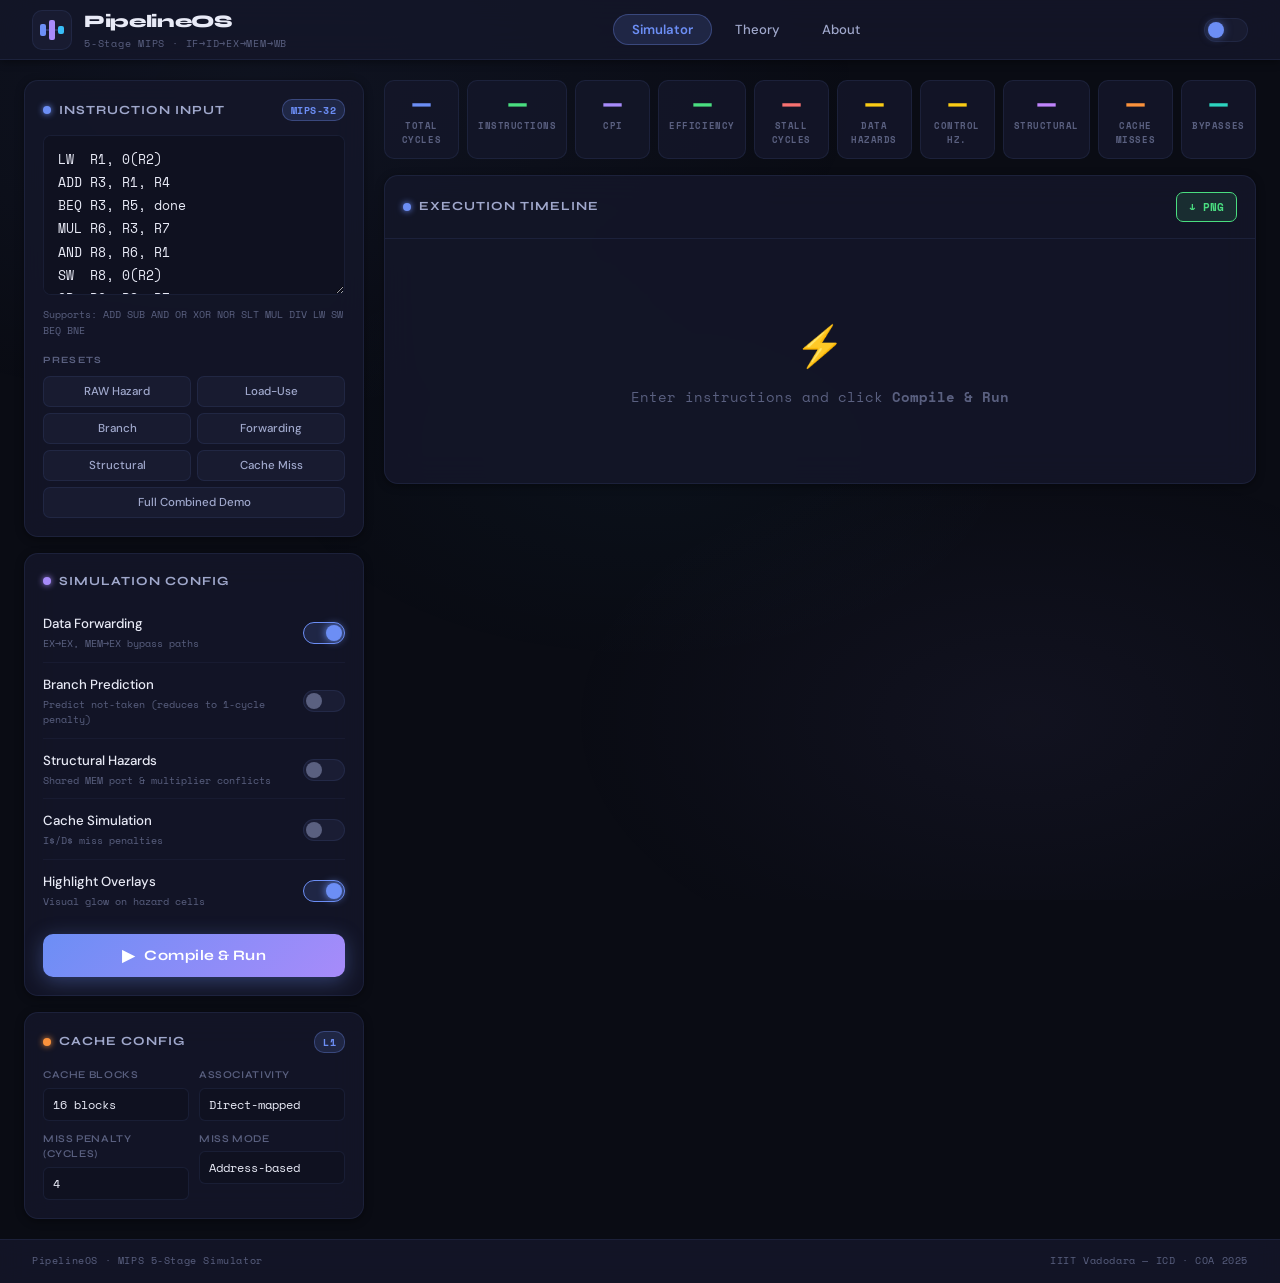
<file: pipeline-os.html>
<!DOCTYPE html>
<html lang="en" data-theme="dark">
<head>
  <meta charset="UTF-8"/>
  <meta name="viewport" content="width=device-width, initial-scale=1.0"/>
  <title>PipelineOS — 5-Stage MIPS Simulator</title>
  <link rel="preconnect" href="https://fonts.googleapis.com">
  <link href="https://fonts.googleapis.com/css2?family=Space+Mono:ital,wght@0,400;0,700;1,400&family=Syne:wght@400;500;600;700;800&family=DM+Sans:ital,opsz,wght@0,9..40,300;0,9..40,400;0,9..40,500;1,9..40,300&display=swap" rel="stylesheet">
  <style>
/* ═══════════════════════════════════════════
   PipelineOS — Premium CSS
   ═══════════════════════════════════════════ */

/* ─── FONTS ─── */
@import url('https://fonts.googleapis.com/css2?family=Space+Mono:ital,wght@0,400;0,700;1,400&family=Syne:wght@400;500;600;700;800&family=DM+Sans:ital,opsz,wght@0,9..40,300;0,9..40,400;0,9..40,500;1,9..40,300&display=swap');

/* ─── TOKENS DARK ─── */
:root,
[data-theme="dark"] {
  --bg:         #0a0c14;
  --bg2:        #0f1120;
  --bg3:        #141729;
  --surface:    rgba(20, 23, 42, 0.85);
  --surface2:   rgba(28, 32, 55, 0.7);
  --surface3:   rgba(36, 41, 68, 0.5);
  --border:     rgba(100, 120, 200, 0.12);
  --border2:    rgba(100, 120, 200, 0.07);
  --border-glow:rgba(120, 150, 255, 0.3);
  --text:       #e8eaf6;
  --text2:      #a0a8cc;
  --muted:      #5a6080;

  --accent:     #6c8ef5;
  --accent2:    #a78bfa;
  --accent3:    #38bdf8;
  --green:      #4ade80;
  --red:        #f87171;
  --yellow:     #facc15;
  --purple:     #c084fc;
  --teal:       #2dd4bf;
  --orange:     #fb923c;

  --green-dim:  rgba(74,222,128,.12);
  --red-dim:    rgba(248,113,113,.12);
  --yellow-dim: rgba(250,204,21,.12);
  --purple-dim: rgba(192,132,252,.12);
  --teal-dim:   rgba(45,212,191,.12);
  --orange-dim: rgba(251,146,60,.12);
  --accent-dim: rgba(108,142,245,.15);
  --accent2-dim:rgba(167,139,250,.12);

  /* Stage colors */
  --c-if:    #1e3a8a; --c-if-t:  #60a5fa; --c-if-b:  #2563eb;
  --c-id:    #14532d; --c-id-t:  #4ade80; --c-id-b:  #16a34a;
  --c-ex:    #713f12; --c-ex-t:  #facc15; --c-ex-b:  #ca8a04;
  --c-mem:   #3b0764; --c-mem-t: #c084fc; --c-mem-b: #9333ea;
  --c-wb:    #0c4a6e; --c-wb-t:  #38bdf8; --c-wb-b:  #0ea5e9;
  --c-stall: #450a0a; --c-stall-t:#f87171; --c-stall-b:#dc2626;
  --c-fwd:   #164e63; --c-fwd-t: #2dd4bf; --c-fwd-b: #0d9488;
  --c-flush: #422006; --c-flush-t:#fb923c; --c-flush-b:#ea580c;
  --c-struct:#2e1065; --c-struct-t:#e879f9; --c-struct-b:#a21caf;
  --c-cache: #431407; --c-cache-t:#fdba74; --c-cache-b:#c2410c;
  --c-empty: transparent;

  --shadow-sm: 0 2px 8px rgba(0,0,0,0.4);
  --shadow-md: 0 4px 24px rgba(0,0,0,0.5);
  --shadow-lg: 0 8px 48px rgba(0,0,0,0.6);
  --glow:      0 0 20px rgba(108,142,245,.2);
}

/* ─── TOKENS LIGHT ─── */
[data-theme="light"] {
  --bg:         #f0f2fa;
  --bg2:        #e8eaf6;
  --bg3:        #dde1f4;
  --surface:    rgba(255, 255, 255, 0.92);
  --surface2:   rgba(240, 242, 252, 0.85);
  --surface3:   rgba(230, 234, 250, 0.7);
  --border:     rgba(60, 80, 180, 0.12);
  --border2:    rgba(60, 80, 180, 0.07);
  --border-glow:rgba(80, 110, 220, 0.25);
  --text:       #1a1e38;
  --text2:      #4a5080;
  --muted:      #8890b0;

  --accent:     #3b5fe8;
  --accent2:    #7c3aed;
  --accent3:    #0284c7;
  --green:      #16a34a;
  --red:        #dc2626;
  --yellow:     #b45309;
  --purple:     #7c3aed;
  --teal:       #0891b2;
  --orange:     #ea580c;

  --green-dim:  rgba(22,163,74,.1);
  --red-dim:    rgba(220,38,38,.1);
  --yellow-dim: rgba(180,83,9,.1);
  --purple-dim: rgba(124,58,237,.1);
  --teal-dim:   rgba(8,145,178,.1);
  --orange-dim: rgba(234,88,12,.1);
  --accent-dim: rgba(59,95,232,.1);
  --accent2-dim:rgba(124,58,237,.1);

  /* Stage colors */
  --c-if:    #dbeafe; --c-if-t:  #1d4ed8; --c-if-b:  #93c5fd;
  --c-id:    #dcfce7; --c-id-t:  #15803d; --c-id-b:  #86efac;
  --c-ex:    #fefce8; --c-ex-t:  #92400e; --c-ex-b:  #fde047;
  --c-mem:   #f3e8ff; --c-mem-t: #6d28d9; --c-mem-b: #d8b4fe;
  --c-wb:    #e0f2fe; --c-wb-t:  #0c4a6e; --c-wb-b:  #7dd3fc;
  --c-stall: #fee2e2; --c-stall-t:#b91c1c; --c-stall-b:#fca5a5;
  --c-fwd:   #ccfbf1; --c-fwd-t: #0f766e; --c-fwd-b: #5eead4;
  --c-flush: #fff7ed; --c-flush-t:#c2410c; --c-flush-b:#fed7aa;
  --c-struct:#fdf4ff; --c-struct-t:#86198f; --c-struct-b:#e879f9;
  --c-cache: #fff7ed; --c-cache-t:#c2410c; --c-cache-b:#fb923c;
  --c-empty: transparent;

  --shadow-sm: 0 2px 8px rgba(0,0,0,0.06);
  --shadow-md: 0 4px 24px rgba(0,0,0,0.08);
  --shadow-lg: 0 8px 48px rgba(0,0,0,0.1);
  --glow:      0 0 20px rgba(59,95,232,.1);
}

/* ─── RESET ─── */
*, *::before, *::after { box-sizing: border-box; margin: 0; padding: 0; }

html { scroll-behavior: smooth; }

body {
  font-family: 'DM Sans', system-ui, sans-serif;
  background: var(--bg);
  color: var(--text);
  min-height: 100vh;
  font-size: 14px;
  line-height: 1.5;
  transition: background 0.35s ease, color 0.35s ease;
  overflow-x: hidden;
}

/* Mesh background */
body::before {
  content: '';
  position: fixed;
  inset: 0;
  z-index: -1;
  background:
    radial-gradient(ellipse 80% 60% at 20% 10%, rgba(108,142,245,0.06) 0%, transparent 60%),
    radial-gradient(ellipse 60% 50% at 80% 80%, rgba(167,139,250,0.05) 0%, transparent 60%),
    radial-gradient(ellipse 50% 40% at 50% 50%, rgba(56,189,248,0.03) 0%, transparent 60%);
  pointer-events: none;
}

[data-theme="light"] body::before {
  background:
    radial-gradient(ellipse 80% 60% at 20% 10%, rgba(59,95,232,0.04) 0%, transparent 60%),
    radial-gradient(ellipse 60% 50% at 80% 80%, rgba(124,58,237,0.04) 0%, transparent 60%);
}

/* ─── HEADER ─── */
.app-header {
  position: sticky;
  top: 0;
  z-index: 200;
  display: flex;
  align-items: center;
  gap: 24px;
  padding: 0 32px;
  height: 60px;
  background: var(--surface);
  backdrop-filter: blur(20px);
  -webkit-backdrop-filter: blur(20px);
  border-bottom: 1px solid var(--border);
  box-shadow: var(--shadow-sm);
}

.header-brand {
  display: flex;
  align-items: center;
  gap: 12px;
  flex-shrink: 0;
}

.brand-icon {
  width: 40px;
  height: 40px;
  background: var(--surface2);
  border: 1px solid var(--border);
  border-radius: 10px;
  display: flex;
  align-items: center;
  justify-content: center;
}

.brand-name {
  font-family: 'Syne', sans-serif;
  font-weight: 800;
  font-size: 1.1rem;
  color: var(--text);
  letter-spacing: -0.02em;
}

.brand-sub {
  font-family: 'Space Mono', monospace;
  font-size: 0.6rem;
  color: var(--muted);
  letter-spacing: 0.08em;
}

.header-nav {
  display: flex;
  gap: 4px;
  flex: 1;
  justify-content: center;
}

.nav-pill {
  background: none;
  border: 1px solid transparent;
  color: var(--text2);
  font-family: 'DM Sans', sans-serif;
  font-size: 0.82rem;
  font-weight: 500;
  padding: 6px 18px;
  border-radius: 20px;
  cursor: pointer;
  transition: all 0.2s ease;
}

.nav-pill:hover {
  color: var(--text);
  border-color: var(--border);
  background: var(--surface2);
}

.nav-pill.active {
  color: var(--accent);
  border-color: var(--border-glow);
  background: var(--accent-dim);
  font-weight: 600;
}

.header-controls {
  display: flex;
  align-items: center;
  gap: 12px;
  flex-shrink: 0;
}

/* Theme toggle */
.theme-toggle {
  width: 44px;
  height: 24px;
  background: var(--surface2);
  border: 1px solid var(--border);
  border-radius: 12px;
  cursor: pointer;
  position: relative;
  transition: all 0.3s;
}

.theme-toggle:hover { border-color: var(--border-glow); }

.theme-knob {
  position: absolute;
  top: 3px;
  left: 3px;
  width: 16px;
  height: 16px;
  border-radius: 50%;
  background: var(--accent);
  transition: all 0.3s cubic-bezier(0.34, 1.56, 0.64, 1);
  box-shadow: 0 0 8px rgba(108,142,245,0.5);
}

[data-theme="light"] .theme-knob {
  transform: translateX(20px);
  background: var(--yellow);
  box-shadow: 0 0 8px rgba(180,83,9,0.4);
}

/* ─── LAYOUT ─── */
.sim-layout {
  display: grid;
  grid-template-columns: 340px 1fr;
  gap: 20px;
  padding: 20px 24px;
  max-width: 1800px;
  margin: 0 auto;
  min-height: calc(100vh - 60px - 44px);
}

.sim-sidebar {
  display: flex;
  flex-direction: column;
  gap: 16px;
}

.sim-main {
  display: flex;
  flex-direction: column;
  gap: 16px;
}

/* ─── PANEL ─── */
.panel {
  background: var(--surface);
  backdrop-filter: blur(16px);
  -webkit-backdrop-filter: blur(16px);
  border: 1px solid var(--border);
  border-radius: 14px;
  padding: 18px;
  box-shadow: var(--shadow-sm);
  transition: box-shadow 0.2s;
}

.panel:hover { box-shadow: var(--shadow-md); }

.panel-header {
  display: flex;
  align-items: center;
  gap: 8px;
  font-family: 'Syne', sans-serif;
  font-size: 0.78rem;
  font-weight: 700;
  color: var(--text2);
  text-transform: uppercase;
  letter-spacing: 0.08em;
  margin-bottom: 14px;
}

.panel-dot {
  width: 8px;
  height: 8px;
  border-radius: 50%;
  flex-shrink: 0;
}

.dot-blue   { background: var(--accent);  box-shadow: 0 0 6px var(--accent); }
.dot-purple { background: var(--accent2); box-shadow: 0 0 6px var(--accent2); }
.dot-green  { background: var(--green);   box-shadow: 0 0 6px var(--green); }
.dot-orange { background: var(--orange);  box-shadow: 0 0 6px var(--orange); }

.panel-badge {
  margin-left: auto;
  font-family: 'Space Mono', monospace;
  font-size: 0.6rem;
  padding: 3px 8px;
  border-radius: 10px;
  background: var(--accent-dim);
  color: var(--accent);
  border: 1px solid var(--border-glow);
  letter-spacing: 0.05em;
}

/* ─── CODE INPUT ─── */
.code-input {
  width: 100%;
  min-height: 160px;
  resize: vertical;
  background: var(--bg2);
  border: 1px solid var(--border);
  border-radius: 8px;
  color: var(--text);
  font-family: 'Space Mono', monospace;
  font-size: 0.8rem;
  line-height: 1.8;
  padding: 12px 14px;
  outline: none;
  transition: all 0.25s;
  caret-color: var(--accent);
}

.code-input:focus {
  border-color: var(--border-glow);
  box-shadow: 0 0 0 3px var(--accent-dim), var(--glow);
  background: var(--bg3);
}

.hint-text {
  font-family: 'Space Mono', monospace;
  font-size: 0.62rem;
  color: var(--muted);
  margin-top: 6px;
  line-height: 1.6;
}

.error-banner {
  margin-top: 8px;
  padding: 8px 12px;
  background: var(--red-dim);
  border: 1px solid var(--red);
  border-radius: 6px;
  color: var(--red);
  font-family: 'Space Mono', monospace;
  font-size: 0.72rem;
  font-weight: 700;
}

/* ─── PRESETS ─── */
.preset-section {
  margin-top: 14px;
}

.preset-label {
  font-family: 'Syne', sans-serif;
  font-size: 0.6rem;
  font-weight: 700;
  letter-spacing: 0.12em;
  color: var(--muted);
  display: block;
  margin-bottom: 8px;
}

.preset-grid {
  display: grid;
  grid-template-columns: 1fr 1fr;
  gap: 6px;
}

.preset-btn {
  background: var(--surface2);
  border: 1px solid var(--border);
  color: var(--text2);
  font-family: 'DM Sans', sans-serif;
  font-size: 0.72rem;
  font-weight: 500;
  padding: 7px 10px;
  border-radius: 7px;
  cursor: pointer;
  transition: all 0.18s;
  text-align: center;
}

.preset-btn:hover {
  border-color: var(--border-glow);
  color: var(--accent);
  background: var(--accent-dim);
  transform: translateY(-1px);
}

.preset-btn--full {
  grid-column: 1 / -1;
}

/* ─── TOGGLE SWITCHES ─── */
.toggle-list {
  display: flex;
  flex-direction: column;
  gap: 2px;
}

.toggle-item {
  display: flex;
  align-items: center;
  justify-content: space-between;
  padding: 10px 0;
  border-bottom: 1px solid var(--border2);
}

.toggle-item:last-child { border-bottom: none; }

.toggle-name {
  font-size: 0.83rem;
  font-weight: 500;
  color: var(--text);
}

.toggle-desc {
  font-size: 0.65rem;
  color: var(--muted);
  font-family: 'Space Mono', monospace;
  margin-top: 2px;
}

.switch {
  position: relative;
  display: inline-block;
  flex-shrink: 0;
}

.switch input { position: absolute; opacity: 0; width: 0; height: 0; }

.sw-track {
  display: block;
  width: 42px;
  height: 22px;
  background: var(--surface3);
  border: 1px solid var(--border);
  border-radius: 22px;
  cursor: pointer;
  transition: all 0.3s;
  position: relative;
}

.sw-thumb {
  position: absolute;
  top: 2px;
  left: 2px;
  width: 16px;
  height: 16px;
  border-radius: 50%;
  background: var(--muted);
  transition: all 0.3s cubic-bezier(0.34, 1.56, 0.64, 1);
}

input:checked + .sw-track {
  background: var(--accent-dim);
  border-color: var(--accent);
}

input:checked + .sw-track .sw-thumb {
  transform: translateX(20px);
  background: var(--accent);
  box-shadow: 0 0 8px var(--accent);
}

/* ─── RUN BUTTON ─── */
.run-btn {
  width: 100%;
  margin-top: 14px;
  padding: 12px 20px;
  background: linear-gradient(135deg, var(--accent), var(--accent2));
  border: none;
  border-radius: 10px;
  color: #fff;
  font-family: 'Syne', sans-serif;
  font-size: 0.9rem;
  font-weight: 700;
  letter-spacing: 0.03em;
  cursor: pointer;
  display: flex;
  align-items: center;
  justify-content: center;
  gap: 10px;
  transition: all 0.25s;
  box-shadow: 0 4px 20px rgba(108,142,245,0.35);
}

.run-btn:hover {
  transform: translateY(-2px);
  box-shadow: 0 8px 32px rgba(108,142,245,0.5);
}

.run-btn:active { transform: translateY(0); }

.run-icon {
  font-size: 1rem;
}

/* ─── CACHE CONFIG ─── */
.cache-cfg {
  display: grid;
  grid-template-columns: 1fr 1fr;
  gap: 10px;
}

.cfg-field {
  display: flex;
  flex-direction: column;
  gap: 5px;
}

.cfg-field label {
  font-size: 0.65rem;
  font-weight: 600;
  color: var(--muted);
  font-family: 'Syne', sans-serif;
  letter-spacing: 0.06em;
  text-transform: uppercase;
}

.cfg-select, .cfg-input {
  background: var(--bg2);
  border: 1px solid var(--border);
  border-radius: 6px;
  color: var(--text);
  font-family: 'Space Mono', monospace;
  font-size: 0.75rem;
  padding: 7px 9px;
  outline: none;
  transition: border-color 0.2s;
  -webkit-appearance: none;
}

.cfg-select:focus, .cfg-input:focus {
  border-color: var(--border-glow);
  box-shadow: 0 0 0 2px var(--accent-dim);
}

/* ─── STATS STRIP ─── */
.stats-strip {
  display: grid;
  grid-template-columns: repeat(10, 1fr);
  gap: 8px;
}

.stat-card {
  background: var(--surface);
  border: 1px solid var(--border);
  border-radius: 10px;
  padding: 12px 10px;
  text-align: center;
  transition: all 0.2s;
}

.stat-card:hover {
  transform: translateY(-2px);
  box-shadow: var(--shadow-sm);
}

.stat-val {
  font-family: 'Syne', sans-serif;
  font-size: 1.4rem;
  font-weight: 800;
  line-height: 1;
  margin-bottom: 4px;
}

.stat-lbl {
  font-family: 'Space Mono', monospace;
  font-size: 0.55rem;
  color: var(--muted);
  text-transform: uppercase;
  letter-spacing: 0.06em;
  font-weight: 700;
}

/* ─── PLAYBAR ─── */
.playbar {
  display: flex;
  align-items: center;
  gap: 8px;
  padding: 10px 16px;
  background: var(--surface);
  border: 1px solid var(--border);
  border-radius: 12px;
  flex-wrap: wrap;
  box-shadow: var(--shadow-sm);
}

.pb-btn {
  background: var(--surface2);
  border: 1px solid var(--border);
  color: var(--text2);
  font-size: 0.8rem;
  padding: 6px 12px;
  border-radius: 7px;
  cursor: pointer;
  transition: all 0.18s;
  font-family: 'Space Mono', monospace;
  font-weight: 700;
  white-space: nowrap;
}

.pb-btn:hover:not(:disabled) {
  border-color: var(--border-glow);
  color: var(--accent);
  background: var(--accent-dim);
}

.pb-btn:disabled { opacity: 0.35; cursor: not-allowed; }

.pb-play {
  background: var(--accent-dim);
  border-color: var(--border-glow);
  color: var(--accent);
}

.pb-play:hover {
  background: var(--accent) !important;
  color: white !important;
}

.cycle-badge {
  font-family: 'Space Mono', monospace;
  font-size: 0.78rem;
  font-weight: 700;
  color: var(--accent);
  background: var(--accent-dim);
  border: 1px solid var(--border-glow);
  border-radius: 7px;
  padding: 6px 14px;
  white-space: nowrap;
  min-width: 90px;
  text-align: center;
}

.progress-track {
  flex: 1;
  height: 6px;
  background: var(--border);
  border-radius: 3px;
  overflow: hidden;
  min-width: 60px;
}

.progress-bar-fill {
  height: 100%;
  background: linear-gradient(90deg, var(--accent), var(--accent2));
  border-radius: 3px;
  transition: width 0.3s ease;
}

.speed-sel {
  background: var(--surface2);
  border: 1px solid var(--border);
  color: var(--text2);
  font-family: 'Space Mono', monospace;
  font-size: 0.7rem;
  padding: 5px 8px;
  border-radius: 6px;
  outline: none;
  cursor: pointer;
}

.export-btn {
  background: var(--green-dim);
  border: 1px solid var(--green);
  color: var(--green);
  font-family: 'Space Mono', monospace;
  font-size: 0.68rem;
  padding: 6px 12px;
  border-radius: 7px;
  cursor: pointer;
  font-weight: 700;
  transition: all 0.18s;
  white-space: nowrap;
}

.export-btn:hover {
  background: var(--green);
  color: #fff;
  transform: translateY(-1px);
}

/* ─── LEGEND BAR ─── */
.legend-bar {
  display: flex;
  align-items: center;
  gap: 12px;
  flex-wrap: wrap;
  padding: 10px 16px;
  background: var(--surface);
  border: 1px solid var(--border);
  border-radius: 10px;
}

.legend-title {
  font-family: 'Syne', sans-serif;
  font-size: 0.6rem;
  font-weight: 700;
  color: var(--muted);
  letter-spacing: 0.12em;
  text-transform: uppercase;
  flex-shrink: 0;
}

.legend-item {
  display: flex;
  align-items: center;
  gap: 5px;
  font-family: 'Space Mono', monospace;
  font-size: 0.65rem;
  color: var(--text2);
  font-weight: 700;
}

.lbox {
  width: 20px;
  height: 12px;
  border-radius: 3px;
  border: 1px solid transparent;
}

.lif   { background: var(--c-if);    border-color: var(--c-if-b); }
.lid   { background: var(--c-id);    border-color: var(--c-id-b); }
.lex   { background: var(--c-ex);    border-color: var(--c-ex-b); }
.lmem  { background: var(--c-mem);   border-color: var(--c-mem-b); }
.lwb   { background: var(--c-wb);    border-color: var(--c-wb-b); }
.lstall{ background: var(--c-stall); border-color: var(--c-stall-b); border-style: dashed; }
.lfwd  { background: var(--c-fwd);   border-color: var(--c-fwd-b); }
.lflush{ background: var(--c-flush); border-color: var(--c-flush-b); border-style: dashed; }
.lstruct{background: var(--c-struct);border-color: var(--c-struct-b); border-style: dashed; }
.lcache{ background: var(--c-cache); border-color: var(--c-cache-b); border-style: dotted; }

/* ─── PIPELINE PANEL ─── */
.pipeline-panel { padding: 0; overflow: hidden; }

.pipeline-panel .panel-header {
  padding: 16px 18px;
  border-bottom: 1px solid var(--border);
  margin-bottom: 0;
}

.pipeline-scroll {
  overflow-x: auto;
  padding: 16px 18px;
}

.pipeline-scroll::-webkit-scrollbar {
  height: 6px;
}

.pipeline-scroll::-webkit-scrollbar-track {
  background: var(--surface2);
  border-radius: 3px;
}

.pipeline-scroll::-webkit-scrollbar-thumb {
  background: var(--border-glow);
  border-radius: 3px;
}

.empty-state {
  display: flex;
  flex-direction: column;
  align-items: center;
  justify-content: center;
  gap: 12px;
  padding: 60px 20px;
  color: var(--muted);
  font-family: 'Space Mono', monospace;
  font-size: 0.85rem;
  text-align: center;
}

.empty-icon {
  font-size: 2.5rem;
  animation: pulse 2.5s ease-in-out infinite;
}

@keyframes pulse {
  0%, 100% { opacity: 0.3; transform: scale(1); }
  50% { opacity: 0.8; transform: scale(1.1); }
}

/* ─── PIPELINE TABLE ─── */
table.ptable {
  border-collapse: separate;
  border-spacing: 3px;
  width: max-content;
  min-width: 100%;
}

table.ptable th {
  font-family: 'Space Mono', monospace;
  font-size: 0.65rem;
  color: var(--muted);
  font-weight: 700;
  padding: 5px 8px;
  text-align: center;
  white-space: nowrap;
  background: var(--surface2);
  border-radius: 5px;
  border: 1px solid var(--border);
  transition: all 0.25s;
}

table.ptable th:first-child {
  text-align: left;
  background: transparent;
  border: none;
  min-width: 220px;
}

table.ptable th.col-active {
  background: var(--accent) !important;
  color: #fff !important;
  border-color: var(--accent) !important;
  box-shadow: 0 0 12px rgba(108,142,245,0.5);
}

table.ptable th.col-dim {
  opacity: 0.3;
}

table.ptable td {
  height: 36px;
  min-width: 56px;
  text-align: center;
  border-radius: 5px;
  font-family: 'Space Mono', monospace;
  font-size: 0.65rem;
  font-weight: 700;
  vertical-align: middle;
  transition: opacity 0.2s, filter 0.2s, transform 0.2s;
  border: 1px solid transparent;
  user-select: none;
  letter-spacing: 0.03em;
}

table.ptable td:first-child {
  background: transparent !important;
  border: none;
  text-align: left;
  padding-right: 12px;
  min-width: 220px;
  font-size: 0.72rem;
}

table.ptable.step-mode td.col-dim,
table.ptable.step-mode th.col-dim {
  opacity: 0.18;
  filter: saturate(0.1);
}

table.ptable.step-mode td.col-active-cell {
  outline: 2px solid var(--accent);
  outline-offset: -2px;
  transform: scale(1.08);
  z-index: 5;
  position: relative;
  box-shadow: 0 0 12px var(--accent);
}

/* Stage cell styles */
.s-IF    { background: var(--c-if);    border-color: var(--c-if-b);    color: var(--c-if-t);    }
.s-ID    { background: var(--c-id);    border-color: var(--c-id-b);    color: var(--c-id-t);    }
.s-EX    { background: var(--c-ex);    border-color: var(--c-ex-b);    color: var(--c-ex-t);    }
.s-MEM   { background: var(--c-mem);   border-color: var(--c-mem-b);   color: var(--c-mem-t);   }
.s-WB    { background: var(--c-wb);    border-color: var(--c-wb-b);    color: var(--c-wb-t);    }
.s-STALL { background: var(--c-stall); border-color: var(--c-stall-b); color: var(--c-stall-t); border-style: dashed; }
.s-FWD   { background: var(--c-fwd);   border-color: var(--c-fwd-b);   color: var(--c-fwd-t);   }
.s-FLUSH { background: var(--c-flush); border-color: var(--c-flush-b); color: var(--c-flush-t); border-style: dashed; }
.s-STRUCT{ background: var(--c-struct);border-color: var(--c-struct-b);color: var(--c-struct-t);border-style: dashed; }
.s-CACHE { background: var(--c-cache); border-color: var(--c-cache-b); color: var(--c-cache-t); border-style: dotted; }
.s-EMPTY { background: transparent;   border-color: transparent;      color: transparent;      }

.row-label {
  color: var(--text);
  white-space: nowrap;
}

.row-label .idx {
  color: var(--muted);
  font-size: 0.6rem;
  margin-right: 4px;
}

.row-label .mnem {
  color: var(--accent);
  font-weight: 700;
}

.row-label .ops {
  color: var(--text2);
  font-size: 0.65rem;
}

.flush-label {
  color: var(--orange);
  font-size: 0.6rem;
  white-space: nowrap;
}

/* ─── DETAIL TABS ─── */
.detail-section { display: flex; flex-direction: column; gap: 0; }

.tabs {
  display: flex;
  gap: 2px;
  border-bottom: 2px solid var(--border);
  padding-bottom: -1px;
}

.tab-btn {
  background: none;
  border: none;
  border-bottom: 2px solid transparent;
  margin-bottom: -2px;
  padding: 10px 20px;
  font-family: 'DM Sans', sans-serif;
  font-size: 0.82rem;
  font-weight: 500;
  color: var(--muted);
  cursor: pointer;
  transition: all 0.2s;
  border-radius: 8px 8px 0 0;
}

.tab-btn:hover { color: var(--text); background: var(--surface2); }

.tab-btn.active {
  color: var(--accent);
  border-bottom-color: var(--accent);
  background: var(--accent-dim);
  font-weight: 600;
}

.tab-panel { display: none; padding-top: 16px; animation: fadeUp 0.25s ease; }
.tab-panel.active { display: block; }

@keyframes fadeUp {
  from { opacity: 0; transform: translateY(6px); }
  to   { opacity: 1; transform: translateY(0); }
}

/* ─── HAZARD CARDS ─── */
.hazard-grid {
  display: grid;
  grid-template-columns: repeat(auto-fit, minmax(280px, 1fr));
  gap: 14px;
}

.hcard {
  background: var(--surface);
  border: 1px solid var(--border);
  border-radius: 12px;
  padding: 16px;
  border-top-width: 3px;
}

.hcard-data  { border-top-color: var(--red); }
.hcard-ctrl  { border-top-color: var(--yellow); }
.hcard-fwd   { border-top-color: var(--teal); }
.hcard-struct{ border-top-color: var(--purple); }
.hcard-cache { border-top-color: var(--orange); }

.hcard-title {
  font-family: 'Syne', sans-serif;
  font-size: 0.72rem;
  font-weight: 700;
  letter-spacing: 0.08em;
  text-transform: uppercase;
  margin-bottom: 12px;
  display: flex;
  align-items: center;
  gap: 8px;
}

.htag {
  margin-left: auto;
  font-family: 'Space Mono', monospace;
  font-size: 0.58rem;
  padding: 2px 7px;
  border-radius: 8px;
  border: 1px solid;
  font-weight: 700;
}

.hlist {
  list-style: none;
  display: flex;
  flex-direction: column;
  gap: 1px;
}

.hlist li {
  display: flex;
  gap: 8px;
  padding: 8px 0;
  border-bottom: 1px solid var(--border2);
  font-size: 0.78rem;
  align-items: flex-start;
  line-height: 1.5;
}

.hlist li:last-child { border-bottom: none; }

.hz-icon { font-size: 0.9rem; flex-shrink: 0; margin-top: 1px; }
.hz-main { font-weight: 600; color: var(--text); }

.hz-detail {
  display: block;
  font-family: 'Space Mono', monospace;
  font-size: 0.62rem;
  color: var(--muted);
  margin-top: 3px;
}

.fwd-path {
  display: flex;
  align-items: center;
  gap: 8px;
  padding: 8px 0;
  font-family: 'Space Mono', monospace;
  font-size: 0.72rem;
  color: var(--teal);
  font-weight: 700;
  border-bottom: 1px solid var(--border2);
}

.fwd-path:last-child { border-bottom: none; }

.farrow { color: var(--yellow); margin: 0 4px; }

/* ─── REGISTERS ─── */
.reg-grid {
  display: grid;
  grid-template-columns: repeat(8, 1fr);
  gap: 6px;
  margin-bottom: 12px;
}

.reg-cell {
  background: var(--surface2);
  border: 1px solid var(--border);
  border-radius: 7px;
  padding: 7px 6px;
  text-align: center;
  transition: all 0.35s;
  cursor: default;
}

.reg-cell:hover {
  border-color: var(--border-glow);
  transform: scale(1.05);
}

.reg-cell.dirty {
  background: var(--yellow-dim);
  border-color: var(--yellow);
}

.reg-cell.just-written {
  background: var(--green-dim);
  border-color: var(--green);
  animation: regFlash 0.8s ease;
}

@keyframes regFlash {
  0% { background: var(--green); transform: scale(1.15); }
  100% { background: var(--green-dim); transform: scale(1); }
}

.reg-name {
  font-family: 'Space Mono', monospace;
  font-size: 0.58rem;
  color: var(--muted);
  font-weight: 700;
}

.reg-val {
  font-family: 'Space Mono', monospace;
  font-size: 0.72rem;
  font-weight: 700;
  color: var(--text);
  margin-top: 3px;
}

.cycle-log {
  max-height: 140px;
  overflow-y: auto;
  background: var(--bg2);
  border: 1px solid var(--border);
  border-radius: 8px;
  padding: 10px 12px;
  font-family: 'Space Mono', monospace;
  font-size: 0.68rem;
  line-height: 1.9;
}

.log-default { color: var(--text2); }
.log-stall   { color: var(--red); }
.log-fwd     { color: var(--teal); }
.log-wb      { color: var(--green); }
.log-cache   { color: var(--orange); }
.log-flush   { color: var(--yellow); }

/* ─── CACHE PANEL ─── */
.cache-stats-row {
  display: flex;
  gap: 10px;
  margin-bottom: 14px;
}

.cstat {
  flex: 1;
  background: var(--surface2);
  border: 1px solid var(--border);
  border-radius: 8px;
  padding: 10px;
  text-align: center;
  font-family: 'Space Mono', monospace;
  font-size: 0.6rem;
  color: var(--muted);
  font-weight: 700;
}

.cval {
  font-size: 1.3rem;
  font-weight: 800;
  font-family: 'Syne', sans-serif;
  margin-bottom: 3px;
}

.cache-lines-grid {
  display: grid;
  grid-template-columns: repeat(auto-fill, minmax(110px, 1fr));
  gap: 7px;
  max-height: 260px;
  overflow-y: auto;
}

.cache-line {
  border: 1px solid var(--border);
  border-radius: 7px;
  padding: 8px;
  background: var(--surface2);
  font-family: 'Space Mono', monospace;
  font-size: 0.63rem;
  transition: transform 0.18s;
}

.cache-line:hover { transform: translateY(-1px); }
.cache-line.hit   { background: var(--green-dim); border-color: var(--green); }
.cache-line.miss  { background: var(--red-dim);   border-color: var(--red);   border-style: dashed; }

.cl-set  { color: var(--muted); font-size: 0.55rem; font-weight: 700; text-transform: uppercase; }
.cl-tag  { font-weight: 800; color: var(--text); font-size: 0.7rem; margin: 4px 0; }
.cl-state{ font-size: 0.62rem; font-weight: 600; }

/* ─── THEORY PAGE ─── */
.theory-layout {
  max-width: 1400px;
  margin: 0 auto;
  padding: 40px 32px;
}

.theory-hero {
  text-align: center;
  margin-bottom: 48px;
}

.theory-hero h1 {
  font-family: 'Syne', sans-serif;
  font-size: 2.8rem;
  font-weight: 800;
  background: linear-gradient(135deg, var(--accent), var(--accent2), var(--accent3));
  -webkit-background-clip: text;
  -webkit-text-fill-color: transparent;
  background-clip: text;
  margin-bottom: 12px;
}

.theory-hero p {
  color: var(--text2);
  font-size: 1rem;
}

.theory-grid {
  display: grid;
  grid-template-columns: repeat(auto-fit, minmax(360px, 1fr));
  gap: 20px;
}

.theory-card {
  background: var(--surface);
  border: 1px solid var(--border);
  border-radius: 16px;
  padding: 28px;
  transition: all 0.25s;
  position: relative;
  overflow: hidden;
}

.theory-card::before {
  content: '';
  position: absolute;
  top: 0; right: 0;
  width: 80px; height: 80px;
  background: radial-gradient(circle, var(--accent-dim), transparent);
  pointer-events: none;
}

.theory-card:hover {
  box-shadow: var(--shadow-md);
  transform: translateY(-3px);
  border-color: var(--border-glow);
}

.theory-num {
  font-family: 'Syne', sans-serif;
  font-size: 3rem;
  font-weight: 800;
  color: var(--border);
  line-height: 1;
  margin-bottom: 8px;
}

.theory-card h3 {
  font-family: 'Syne', sans-serif;
  font-size: 1.1rem;
  font-weight: 700;
  color: var(--text);
  margin-bottom: 10px;
}

.theory-card p {
  color: var(--text2);
  font-size: 0.85rem;
  line-height: 1.65;
  margin-bottom: 14px;
}

.theory-formula {
  font-family: 'Space Mono', monospace;
  font-size: 0.85rem;
  color: var(--accent);
  background: var(--accent-dim);
  border: 1px solid var(--border-glow);
  border-radius: 8px;
  padding: 10px 14px;
  margin-bottom: 14px;
  font-weight: 700;
}

.theory-detail {
  display: flex;
  flex-direction: column;
  gap: 5px;
}

.theory-detail div {
  font-size: 0.78rem;
  color: var(--text2);
  font-family: 'Space Mono', monospace;
  padding: 4px 0;
  border-bottom: 1px solid var(--border2);
}

.theory-detail div:last-child { border-bottom: none; }

.stage-pills {
  display: flex;
  align-items: center;
  gap: 4px;
  margin-bottom: 14px;
  flex-wrap: wrap;
}

.spill {
  padding: 5px 10px;
  border-radius: 20px;
  font-family: 'Space Mono', monospace;
  font-size: 0.7rem;
  font-weight: 700;
}

.sarrow { color: var(--muted); font-size: 0.9rem; }

.sif  { background: var(--c-if);  color: var(--c-if-t);  border: 1px solid var(--c-if-b); }
.sid  { background: var(--c-id);  color: var(--c-id-t);  border: 1px solid var(--c-id-b); }
.sex  { background: var(--c-ex);  color: var(--c-ex-t);  border: 1px solid var(--c-ex-b); }
.smem { background: var(--c-mem); color: var(--c-mem-t); border: 1px solid var(--c-mem-b); }
.swb  { background: var(--c-wb);  color: var(--c-wb-t);  border: 1px solid var(--c-wb-b); }

/* ─── ABOUT PAGE ─── */
.about-layout {
  max-width: 1200px;
  margin: 0 auto;
  padding: 40px 32px;
}

.about-hero {
  text-align: center;
  margin-bottom: 48px;
}

.about-hero h1 {
  font-family: 'Syne', sans-serif;
  font-size: 3rem;
  font-weight: 800;
  background: linear-gradient(135deg, var(--accent), var(--accent2));
  -webkit-background-clip: text;
  -webkit-text-fill-color: transparent;
  background-clip: text;
  margin-bottom: 12px;
}

.about-tagline {
  color: var(--text2);
  font-size: 1rem;
}

.about-grid {
  display: grid;
  grid-template-columns: repeat(auto-fit, minmax(280px, 1fr));
  gap: 20px;
}

.about-card {
  background: var(--surface);
  border: 1px solid var(--border);
  border-radius: 16px;
  padding: 28px;
}

.about-card h3 {
  font-family: 'Syne', sans-serif;
  font-size: 1rem;
  font-weight: 700;
  color: var(--accent);
  margin-bottom: 16px;
  padding-bottom: 10px;
  border-bottom: 1px solid var(--border);
  letter-spacing: 0.05em;
  text-transform: uppercase;
}

.about-field {
  display: flex;
  justify-content: space-between;
  padding: 7px 0;
  border-bottom: 1px solid var(--border2);
  font-size: 0.8rem;
}

.about-field:last-child { border-bottom: none; }
.about-field span:first-child { color: var(--text2); }
.about-field span:last-child  { color: var(--text);  font-weight: 500; }

.about-feat {
  padding: 7px 0;
  border-bottom: 1px solid var(--border2);
  font-size: 0.8rem;
  color: var(--text2);
}

.about-feat:last-child { border-bottom: none; }

/* ─── FOOTER ─── */
.app-footer {
  display: flex;
  justify-content: space-between;
  align-items: center;
  padding: 14px 32px;
  border-top: 1px solid var(--border);
  font-family: 'Space Mono', monospace;
  font-size: 0.62rem;
  color: var(--muted);
  background: var(--surface);
  backdrop-filter: blur(12px);
  letter-spacing: 0.06em;
}

/* ─── SCROLLBARS ─── */
::-webkit-scrollbar { width: 6px; height: 6px; }
::-webkit-scrollbar-track { background: var(--surface2); }
::-webkit-scrollbar-thumb { background: var(--border-glow); border-radius: 3px; }
::-webkit-scrollbar-thumb:hover { background: var(--accent); }

/* ─── RESPONSIVE ─── */
@media (max-width: 1200px) {
  .sim-layout { grid-template-columns: 300px 1fr; }
  .stats-strip { grid-template-columns: repeat(5, 1fr); }
}

@media (max-width: 900px) {
  .sim-layout { grid-template-columns: 1fr; }
  .app-header { padding: 0 16px; }
  .stats-strip { grid-template-columns: repeat(5, 1fr); }
}

@media (max-width: 600px) {
  .stats-strip { grid-template-columns: repeat(2, 1fr); }
  .header-nav { display: none; }
}

</style>
</head>
<body>

<!-- ══════════════ HEADER ══════════════ -->
<header class="app-header">
  <div class="header-brand">
    <div class="brand-icon">
      <svg width="28" height="28" viewBox="0 0 28 28" fill="none">
        <rect x="2" y="8" width="6" height="12" rx="2" fill="var(--accent)"/>
        <rect x="11" y="4" width="6" height="20" rx="2" fill="var(--accent2)"/>
        <rect x="20" y="10" width="6" height="8" rx="2" fill="var(--accent3)"/>
        <line x1="8" y1="14" x2="11" y2="14" stroke="var(--border-glow)" stroke-width="1.5"/>
        <line x1="17" y1="14" x2="20" y2="14" stroke="var(--border-glow)" stroke-width="1.5"/>
      </svg>
    </div>
    <div>
      <div class="brand-name">PipelineOS</div>
      <div class="brand-sub">5-Stage MIPS · IF→ID→EX→MEM→WB</div>
    </div>
  </div>
  <nav class="header-nav">
    <button class="nav-pill active" data-page="simulator" onclick="switchPage('simulator')">Simulator</button>
    <button class="nav-pill" data-page="theory" onclick="switchPage('theory')">Theory</button>
    <button class="nav-pill" data-page="about" onclick="switchPage('about')">About</button>
  </nav>
  <div class="header-controls">
    <div class="theme-toggle" id="themeToggle" onclick="toggleTheme()" title="Toggle theme">
      <div class="theme-knob"></div>
    </div>
  </div>
</header>

<!-- ══════════════ PAGE: SIMULATOR ══════════════ -->
<main id="page-simulator" class="page active">
  <div class="sim-layout">

    <!-- LEFT COLUMN: Input & Config -->
    <aside class="sim-sidebar">
      <div class="panel">
        <div class="panel-header">
          <span class="panel-dot dot-blue"></span>
          <span>Instruction Input</span>
          <span class="panel-badge">MIPS-32</span>
        </div>
        <textarea id="inst-input" class="code-input" spellcheck="false" placeholder="# Enter MIPS instructions&#10;ADD R1, R2, R3&#10;LW  R4, 0(R1)&#10;BEQ R4, R5, label"></textarea>
        <div class="hint-text">Supports: ADD SUB AND OR XOR NOR SLT MUL DIV LW SW BEQ BNE</div>
        <div id="parse-error" class="error-banner" style="display:none;"></div>
        <div class="preset-section">
          <span class="preset-label">PRESETS</span>
          <div class="preset-grid">
            <button class="preset-btn" data-preset="raw">RAW Hazard</button>
            <button class="preset-btn" data-preset="load-use">Load-Use</button>
            <button class="preset-btn" data-preset="branch">Branch</button>
            <button class="preset-btn" data-preset="forwarding">Forwarding</button>
            <button class="preset-btn" data-preset="struct">Structural</button>
            <button class="preset-btn" data-preset="cache">Cache Miss</button>
            <button class="preset-btn preset-btn--full" data-preset="combined">Full Combined Demo</button>
          </div>
        </div>
      </div>

      <div class="panel">
        <div class="panel-header">
          <span class="panel-dot dot-purple"></span>
          <span>Simulation Config</span>
        </div>
        <div class="toggle-list">
          <div class="toggle-item">
            <div class="toggle-info">
              <div class="toggle-name">Data Forwarding</div>
              <div class="toggle-desc">EX→EX, MEM→EX bypass paths</div>
            </div>
            <label class="switch"><input type="checkbox" id="opt-forwarding" checked><span class="sw-track"><span class="sw-thumb"></span></span></label>
          </div>
          <div class="toggle-item">
            <div class="toggle-info">
              <div class="toggle-name">Branch Prediction</div>
              <div class="toggle-desc">Predict not-taken (reduces to 1-cycle penalty)</div>
            </div>
            <label class="switch"><input type="checkbox" id="opt-branch-pred"><span class="sw-track"><span class="sw-thumb"></span></span></label>
          </div>
          <div class="toggle-item">
            <div class="toggle-info">
              <div class="toggle-name">Structural Hazards</div>
              <div class="toggle-desc">Shared MEM port & multiplier conflicts</div>
            </div>
            <label class="switch"><input type="checkbox" id="opt-structural"><span class="sw-track"><span class="sw-thumb"></span></span></label>
          </div>
          <div class="toggle-item">
            <div class="toggle-info">
              <div class="toggle-name">Cache Simulation</div>
              <div class="toggle-desc">I$/D$ miss penalties</div>
            </div>
            <label class="switch"><input type="checkbox" id="opt-cache"><span class="sw-track"><span class="sw-thumb"></span></span></label>
          </div>
          <div class="toggle-item">
            <div class="toggle-info">
              <div class="toggle-name">Highlight Overlays</div>
              <div class="toggle-desc">Visual glow on hazard cells</div>
            </div>
            <label class="switch"><input type="checkbox" id="opt-highlight" checked><span class="sw-track"><span class="sw-thumb"></span></span></label>
          </div>
        </div>
        <button class="run-btn" id="btn-run">
          <span class="run-icon">▶</span>
          <span>Compile & Run</span>
        </button>
      </div>

      <!-- Cache config panel -->
      <div class="panel">
        <div class="panel-header">
          <span class="panel-dot dot-orange"></span>
          <span>Cache Config</span>
          <span class="panel-badge">L1</span>
        </div>
        <div class="cache-cfg">
          <div class="cfg-field">
            <label>Cache Blocks</label>
            <select id="cache-size" class="cfg-select">
              <option value="8">8 blocks</option>
              <option value="16" selected>16 blocks</option>
              <option value="32">32 blocks</option>
            </select>
          </div>
          <div class="cfg-field">
            <label>Associativity</label>
            <select id="cache-assoc" class="cfg-select">
              <option value="1" selected>Direct-mapped</option>
              <option value="2">2-way SA</option>
              <option value="4">4-way SA</option>
            </select>
          </div>
          <div class="cfg-field">
            <label>Miss Penalty (cycles)</label>
            <input type="number" id="cache-penalty" value="4" min="1" max="20" class="cfg-input">
          </div>
          <div class="cfg-field">
            <label>Miss Mode</label>
            <select id="cache-miss-mode" class="cfg-select">
              <option value="auto">Address-based</option>
              <option value="25">~25% stochastic</option>
              <option value="50">~50% stochastic</option>
              <option value="75">~75% stochastic</option>
            </select>
          </div>
        </div>
      </div>
    </aside>

    <!-- RIGHT COLUMN: Results -->
    <section class="sim-main">

      <!-- Stats Row -->
      <div class="stats-strip" id="stats-strip">
        <div class="stat-card">
          <div class="stat-val" id="stat-cycles" style="color:var(--accent)">—</div>
          <div class="stat-lbl">Total Cycles</div>
        </div>
        <div class="stat-card">
          <div class="stat-val" id="stat-insts" style="color:var(--green)">—</div>
          <div class="stat-lbl">Instructions</div>
        </div>
        <div class="stat-card">
          <div class="stat-val" id="stat-cpi" style="color:var(--accent2)">—</div>
          <div class="stat-lbl">CPI</div>
        </div>
        <div class="stat-card">
          <div class="stat-val" id="stat-eff" style="color:var(--green)">—</div>
          <div class="stat-lbl">Efficiency</div>
        </div>
        <div class="stat-card">
          <div class="stat-val" id="stat-stalls" style="color:var(--red)">—</div>
          <div class="stat-lbl">Stall Cycles</div>
        </div>
        <div class="stat-card">
          <div class="stat-val" id="stat-data-hz" style="color:var(--yellow)">—</div>
          <div class="stat-lbl">Data Hazards</div>
        </div>
        <div class="stat-card">
          <div class="stat-val" id="stat-ctrl-hz" style="color:var(--yellow)">—</div>
          <div class="stat-lbl">Control Hz.</div>
        </div>
        <div class="stat-card">
          <div class="stat-val" id="stat-struct-hz" style="color:var(--purple)">—</div>
          <div class="stat-lbl">Structural</div>
        </div>
        <div class="stat-card">
          <div class="stat-val" id="stat-cache-miss" style="color:var(--orange)">—</div>
          <div class="stat-lbl">Cache Misses</div>
        </div>
        <div class="stat-card">
          <div class="stat-val" id="stat-fwd" style="color:var(--teal)">—</div>
          <div class="stat-lbl">Bypasses</div>
        </div>
      </div>

      <!-- Playback Controls -->
      <div class="playbar" id="playbar" style="display:none;">
        <button class="pb-btn" id="btn-reset" title="Reset to start">↺</button>
        <button class="pb-btn" id="btn-prev" title="Previous cycle">◀</button>
        <div class="cycle-badge" id="cycle-display">C1</div>
        <button class="pb-btn" id="btn-next" title="Next cycle">▶</button>
        <button class="pb-btn pb-play" id="btn-play" title="Play/Pause">⏵</button>
        <div class="progress-track">
          <div class="progress-bar-fill" id="progress-fill" style="width:0%"></div>
        </div>
        <select class="speed-sel" id="speed-select">
          <option value="1000">0.5×</option>
          <option value="500" selected>1×</option>
          <option value="250">2×</option>
          <option value="100">4×</option>
        </select>
        <button class="export-btn" id="btn-csv">↓ CSV</button>
      </div>

      <!-- Legend -->
      <div class="legend-bar" id="legend-bar" style="display:none;">
        <span class="legend-title">LEGEND</span>
        <div class="legend-item"><span class="lbox lif"></span>IF</div>
        <div class="legend-item"><span class="lbox lid"></span>ID</div>
        <div class="legend-item"><span class="lbox lex"></span>EX</div>
        <div class="legend-item"><span class="lbox lmem"></span>MEM</div>
        <div class="legend-item"><span class="lbox lwb"></span>WB</div>
        <div class="legend-item"><span class="lbox lstall"></span>STALL</div>
        <div class="legend-item"><span class="lbox lfwd"></span>FWD</div>
        <div class="legend-item"><span class="lbox lflush"></span>FLUSH</div>
        <div class="legend-item"><span class="lbox lstruct"></span>STRUCT</div>
        <div class="legend-item"><span class="lbox lcache"></span>$MISS</div>
      </div>

      <!-- Pipeline Diagram -->
      <div class="panel pipeline-panel" id="pipeline-export-target">
        <div class="panel-header">
          <span class="panel-dot dot-blue"></span>
          <span>Execution Timeline</span>
          <button class="export-btn" id="btn-png" style="margin-left:auto;">↓ PNG</button>
        </div>
        <div class="pipeline-scroll">
          <div id="pipeline-canvas" class="empty-state">
            <div class="empty-icon">⚡</div>
            <div>Enter instructions and click <strong>Compile & Run</strong></div>
          </div>
        </div>
      </div>

      <!-- Detail Tabs -->
      <div class="detail-section" id="detail-section" style="display:none;">
        <div class="tabs">
          <button class="tab-btn active" data-tab="tab-hazards">⚡ Hazards</button>
          <button class="tab-btn" data-tab="tab-registers">🗄 Registers</button>
          <button class="tab-btn" data-tab="tab-cache">💾 Cache</button>
        </div>

        <!-- Hazards Tab -->
        <div class="tab-panel active" id="tab-hazards">
          <div class="hazard-grid" id="hazard-grid">
            <div class="hcard hcard-data">
              <div class="hcard-title" style="color:var(--red)">⚡ Data Hazards <span class="htag" style="background:var(--red-dim);color:var(--red);border-color:var(--red-dim);">RAW</span></div>
              <ul class="hlist" id="data-hazard-list"></ul>
            </div>
            <div class="hcard hcard-ctrl">
              <div class="hcard-title" style="color:var(--yellow)">⟳ Control Hazards <span class="htag" style="background:var(--yellow-dim);color:var(--yellow);border-color:var(--yellow-dim);">BRANCH</span></div>
              <ul class="hlist" id="ctrl-hazard-list"></ul>
            </div>
            <div class="hcard hcard-fwd" id="fwd-section" style="display:none;">
              <div class="hcard-title" style="color:var(--teal)">↪ Forwarding <span class="htag" style="background:var(--teal-dim);color:var(--teal);border-color:var(--teal-dim);">BYPASS</span></div>
              <div id="fwd-paths-list"></div>
            </div>
            <div class="hcard hcard-struct" id="struct-section" style="display:none;">
              <div class="hcard-title" style="color:var(--purple)">🔒 Structural <span class="htag" style="background:var(--purple-dim);color:var(--purple);border-color:var(--purple-dim);">RESOURCE</span></div>
              <ul class="hlist" id="struct-hazard-list"></ul>
            </div>
            <div class="hcard hcard-cache" id="cache-hz-section" style="display:none;">
              <div class="hcard-title" style="color:var(--orange)">💾 Cache Misses <span class="htag" style="background:var(--orange-dim);color:var(--orange);border-color:var(--orange-dim);">MISS</span></div>
              <ul class="hlist" id="cache-hazard-list"></ul>
            </div>
          </div>
        </div>

        <!-- Registers Tab -->
        <div class="tab-panel" id="tab-registers">
          <div class="panel">
            <div class="panel-header">
              <span class="panel-dot dot-green"></span>
              <span>Register File — Cycle <span id="reg-cycle-lbl" style="color:var(--accent)">—</span></span>
              <span style="margin-left:auto;font-size:0.65rem;color:var(--muted);">🟡 dirty · 🟢 written</span>
            </div>
            <div class="reg-grid" id="reg-grid"></div>
            <div class="cycle-log" id="cycle-log"><span style="color:var(--muted)">Step through cycles to view events.</span></div>
          </div>
        </div>

        <!-- Cache Tab -->
        <div class="tab-panel" id="tab-cache">
          <div class="panel">
            <div class="panel-header">
              <span class="panel-dot dot-orange"></span>
              <span>Cache State</span>
            </div>
            <div class="cache-stats-row">
              <div class="cstat"><div class="cval" id="cs-accesses" style="color:var(--accent)">0</div><div>Accesses</div></div>
              <div class="cstat"><div class="cval" id="cs-hits" style="color:var(--green)">0</div><div>Hits</div></div>
              <div class="cstat"><div class="cval" id="cs-misses" style="color:var(--red)">0</div><div>Misses</div></div>
              <div class="cstat"><div class="cval" id="cs-rate" style="color:var(--teal)">—</div><div>Hit Rate</div></div>
              <div class="cstat"><div class="cval" id="cs-stalls" style="color:var(--orange)">0</div><div>Stall Cycles</div></div>
            </div>
            <div class="cache-lines-grid" id="cache-lines"></div>
          </div>
        </div>
      </div>
    </section>
  </div>
</main>

<!-- ══════════════ PAGE: THEORY ══════════════ -->
<main id="page-theory" class="page" style="display:none;">
  <div class="theory-layout">
    <div class="theory-hero">
      <h1>Pipeline Architecture</h1>
      <p>Comprehensive reference for 5-Stage MIPS pipeline hazards and optimizations</p>
    </div>
    <div class="theory-grid">
      <div class="theory-card">
        <div class="theory-num">01</div>
        <h3>5-Stage Pipeline</h3>
        <p>The MIPS pipeline divides instruction execution into 5 independent stages that overlap in time, achieving near-CPI=1 throughput in ideal conditions.</p>
        <div class="stage-pills">
          <span class="spill sif">IF</span>
          <span class="sarrow">→</span>
          <span class="spill sid">ID</span>
          <span class="sarrow">→</span>
          <span class="spill sex">EX</span>
          <span class="sarrow">→</span>
          <span class="spill smem">MEM</span>
          <span class="sarrow">→</span>
          <span class="spill swb">WB</span>
        </div>
        <div class="theory-detail">
          <div><strong>IF</strong> — Instruction Fetch from instruction memory</div>
          <div><strong>ID</strong> — Decode opcode, read register file</div>
          <div><strong>EX</strong> — ALU computation, address calc</div>
          <div><strong>MEM</strong> — Data memory read/write</div>
          <div><strong>WB</strong> — Write result back to register file</div>
        </div>
      </div>

      <div class="theory-card">
        <div class="theory-num">02</div>
        <h3>Data Hazards (RAW)</h3>
        <p>Read-After-Write hazards occur when an instruction tries to read a register before a previous instruction has written its result.</p>
        <div class="theory-formula">stalls = max(0, 3 − distance)</div>
        <div class="theory-detail">
          <div>• <strong>Distance 1</strong>: 2 stalls without forwarding</div>
          <div>• <strong>Distance 2</strong>: 1 stall without forwarding</div>
          <div>• <strong>Distance 3+</strong>: No hazard</div>
          <div>• With forwarding: 0 stalls for most cases</div>
          <div>• Load-Use: always 1 stall even with forwarding</div>
        </div>
      </div>

      <div class="theory-card">
        <div class="theory-num">03</div>
        <h3>Control Hazards</h3>
        <p>Branch instructions cause uncertainty in the instruction stream. The pipeline may fetch incorrect instructions before the branch outcome is known.</p>
        <div class="theory-detail">
          <div>• <strong>No prediction</strong>: 2-cycle penalty (stall until EX)</div>
          <div>• <strong>Predict not-taken</strong>: 1-cycle penalty if branch taken</div>
          <div>• <strong>Dynamic prediction</strong>: 0–1 cycle on misprediction</div>
          <div>• Flush = squash wrongly-fetched instructions</div>
        </div>
      </div>

      <div class="theory-card">
        <div class="theory-num">04</div>
        <h3>Data Forwarding</h3>
        <p>Bypassing routes computed values directly from pipeline registers to where they're needed, without waiting for WB.</p>
        <div class="theory-detail">
          <div>• <strong>EX→EX</strong>: Result forwarded from EX/MEM latch</div>
          <div>• <strong>MEM→EX</strong>: Result forwarded from MEM/WB latch</div>
          <div>• Eliminates most data hazard stalls</div>
          <div>• Cannot forward loads before MEM completes</div>
        </div>
      </div>

      <div class="theory-card">
        <div class="theory-num">05</div>
        <h3>Structural Hazards</h3>
        <p>Occur when two instructions need the same hardware resource at the same time.</p>
        <div class="theory-detail">
          <div>• <strong>MEM port conflict</strong>: LW/SW + IF share memory bus</div>
          <div>• <strong>Multiplier conflict</strong>: MUL/DIV take multiple cycles</div>
          <div>• Resolved by inserting pipeline stalls</div>
          <div>• Solution: Harvard arch (separate I$/D$)</div>
        </div>
      </div>

      <div class="theory-card">
        <div class="theory-num">06</div>
        <h3>Cache Hierarchy</h3>
        <p>Cache misses introduce variable-latency stalls when data must be fetched from slower memory levels.</p>
        <div class="theory-detail">
          <div>• <strong>L1 hit</strong>: 1 cycle (no stall)</div>
          <div>• <strong>L1 miss → L2</strong>: 4–12 cycle penalty</div>
          <div>• <strong>L2 miss → DRAM</strong>: 50–200 cycle penalty</div>
          <div>• Replacement policies: LRU, FIFO, Random</div>
        </div>
      </div>
    </div>
  </div>
</main>

<!-- ══════════════ PAGE: ABOUT ══════════════ -->
<main id="page-about" class="page" style="display:none;">
  <div class="about-layout">
    <div class="about-hero">
      <h1>PipelineOS</h1>
      <p class="about-tagline">An interactive 5-Stage MIPS pipeline simulator built for COA education</p>
    </div>
    <div class="about-grid">
      <div class="about-card">
        <h3>Project</h3>
        <div class="about-field"><span>Course</span><span>Computer Organization & Architecture</span></div>
        <div class="about-field"><span>Guide</span><span>Dr. Varun Kumar</span></div>
        <div class="about-field"><span>Institute</span><span>IIIT Vadodara — ICD</span></div>
        <div class="about-field"><span>Year</span><span>2025</span></div>
      </div>
      <div class="about-card">
        <h3>Team</h3>
        <div class="about-field"><span>Shivam Raval</span><span>202411080</span></div>
        <div class="about-field"><span>Rajdeepsinh Rathod</span><span>202411079</span></div>
        <div class="about-field"><span>Kadivar Nazisraza</span><span>202411048</span></div>
        <div class="about-field"><span>Mayur Baldaniya</span><span>202411016</span></div>
        <div class="about-field"><span>Soham Vora</span><span>202411097</span></div>
        <div class="about-field"><span>Naman Panwar</span><span>202411064</span></div>
      </div>
      <div class="about-card">
        <h3>Features</h3>
        <div class="about-feat">✦ Real-time pipeline visualization</div>
        <div class="about-feat">✦ Accurate RAW / Control / Structural hazard detection</div>
        <div class="about-feat">✦ Data forwarding simulation</div>
        <div class="about-feat">✦ Cache model with configurable associativity</div>
        <div class="about-feat">✦ Cycle-by-cycle step-through with register view</div>
        <div class="about-feat">✦ Export to PNG / CSV</div>
        <div class="about-feat">✦ Dark / Light theme</div>
        <div class="about-feat">✦ No dependencies — pure HTML/CSS/JS</div>
      </div>
      <div class="about-card">
        <h3>Results</h3>
        <div class="about-feat">✦ Forwarding improves CPI by up to 36%</div>
        <div class="about-feat">✦ Load-use hazard always costs 1 stall</div>
        <div class="about-feat">✦ Branch prediction halves control penalty</div>
        <div class="about-feat">✦ Combined optimizations: ~23% efficiency gain</div>
      </div>
    </div>
  </div>
</main>

<footer class="app-footer">
  <span>PipelineOS · MIPS 5-Stage Simulator</span>
  <span>IIIT Vadodara — ICD · COA 2025</span>
</footer>

<script>
/* ═══════════════════════════════════════════
   PipelineOS — Parser
   ═══════════════════════════════════════════ */

const PRESETS = {
  raw: `ADD R1, R2, R3
SUB R4, R1, R5
AND R6, R1, R7
OR  R8, R4, R7`,

  'load-use': `LW  R1, 0(R2)
ADD R3, R1, R4
SUB R5, R3, R6
AND R7, R5, R1`,

  branch: `BEQ R1, R2, done
ADD R3, R4, R5
SUB R6, R7, R8
LW  R9, 0(R1)`,

  forwarding: `ADD R1, R2, R3
SUB R4, R1, R5
AND R6, R4, R7
OR  R8, R1, R6
XOR R9, R8, R4`,

  struct: `MUL R1, R2, R3
MUL R4, R5, R6
ADD R7, R1, R4
LW  R8, 0(R1)
LW  R9, 4(R1)`,

  cache: `LW  R1, 0(R2)
LW  R3, 64(R2)
ADD R4, R1, R3
SW  R4, 128(R2)
LW  R5, 192(R2)`,

  combined: `LW  R1, 0(R2)
ADD R3, R1, R4
BEQ R3, R5, done
MUL R6, R3, R7
AND R8, R6, R1
SW  R8, 0(R2)
OR  R9, R8, R3`
};

/**
 * Parse a single instruction line into a structured object.
 * Returns null for empty/comment lines.
 */
function parseInst(line) {
  line = line.trim();
  if (!line || line.startsWith('//') || line.startsWith('#') || line.startsWith(';')) return null;
  // Remove inline comments
  line = line.split('//')[0].split('#')[0].trim();
  if (!line) return null;

  const isBranch = /^(BEQ|BNE|BLT|BGT|BLE|BGE|J\b|JR|JAL)\b/i.test(line);
  const isLoad   = /^(LW|LB|LH|LD)\b/i.test(line);
  const isStore  = /^(SW|SB|SH|SD)\b/i.test(line);
  const isMul    = /^(MUL|MULT|DIV)\b/i.test(line);

  const mnemMatch = line.match(/^([A-Z]+)/i);
  if (!mnemMatch) return null;
  const mnem = mnemMatch[1].toUpperCase();

  // Collect all register tokens (R0..R31 or $0..$31)
  const regs = [];
  const regPattern = /\b(?:[Rr]|(?<!\w)\$)(\d+)\b/g;
  let m;
  while ((m = regPattern.exec(line)) !== null) {
    regs.push(`R${m[1]}`);
  }

  // Collect memory offset (e.g., "64(R2)" → addrOffset=64)
  const offMatch = line.match(/(-?\d+)\s*\(/);
  const addrOffset = offMatch ? parseInt(offMatch[1], 10) : 0;

  let dest = null, src1 = null, src2 = null;

  if (isStore) {
    // SW Rsrc, offset(Rbase) → src1=Rsrc, src2=Rbase (no dest)
    dest = null;
    src1 = regs[0] || null;
    src2 = regs[1] || null;
  } else if (isBranch) {
    // BEQ Rs1, Rs2, label
    dest = null;
    src1 = regs[0] || null;
    src2 = regs[1] || null;
  } else if (isLoad) {
    // LW Rdest, offset(Rbase) → dest=Rdest, src1=Rbase
    dest = regs[0] || null;
    src1 = regs[1] || null;
    src2 = null;
  } else {
    // R-type: OP Rdest, Rs1, Rs2
    dest = regs[0] || null;
    src1 = regs[1] || null;
    src2 = regs[2] || null;
  }

  return {
    text: line,
    mnem,
    isBranch,
    isLoad,
    isStore,
    isMul,
    dest,
    src1,
    src2,
    addrOffset
  };
}

/**
 * Parse multiple lines; returns array of valid instructions.
 */
function parseProgram(text) {
  return text.split('\n').map(parseInst).filter(Boolean);
}

</script>
<script>
/* ═══════════════════════════════════════════
   PipelineOS — Pipeline Simulator Core
   Correctly models 5-stage MIPS pipeline:
   IF → ID → EX → MEM → WB

   Hazard detection:
   - RAW data hazards (with/without forwarding)
   - Load-use hazard (always 1 stall with forwarding)
   - Control hazards (branch penalties)
   - Structural hazards (MEM port, multiplier)
   - Cache miss penalties
   ═══════════════════════════════════════════ */

const STAGES = ['IF', 'ID', 'EX', 'MEM', 'WB'];
const MUL_LATENCY = 3; // MUL/DIV take 3 EX cycles

/**
 * Run the full pipeline simulation.
 * Returns a comprehensive result object used by the UI.
 */
function runPipeline(insts, opts, cacheModel) {
  const {
    forwarding  = true,
    branchPred  = false,
    structural  = false,
    cacheEnable = false,
    cachePenalty = 4
  } = opts;

  const N = insts.length;

  // startCycle[i] = cycle when instruction i enters IF stage
  const startCycle = new Array(N).fill(0);
  // stallsBefore[i] = total stall cycles inserted before instruction i starts
  const stallsBefore = new Array(N).fill(0);

  const dataHazards  = [];
  const ctrlHazards  = [];
  const structHazards = [];
  const cacheHazards  = [];
  const fwdPaths      = [];

  // Track which pipeline stages are occupied in each cycle
  // memBusy[cycle] = true if MEM port occupied
  // mulBusy[cycle] = true if multiplier occupied
  const memBusy = {};
  const mulBusy = {};

  // Compute start cycle for each instruction
  for (let i = 0; i < N; i++) {
    // Start after previous instruction's IF, plus any stalls
    let earliest = i === 0 ? 1 : startCycle[i - 1] + 1;
    let extraStalls = 0;

    // ── DATA HAZARDS ──────────────────────────────────
    // Check all prior instructions for RAW dependencies
    for (let j = Math.max(0, i - 4); j < i; j++) {
      const prod = insts[j];
      const cons = insts[i];

      // Producer must write to a register (have dest)
      if (!prod.dest) continue;

      // Consumer must read that register
      const readsReg =
        cons.src1 === prod.dest ||
        cons.src2 === prod.dest;

      if (!readsReg) continue;

      // When does producer's result become available?
      // Without forwarding: after WB (startCycle[j] + 4)
      // With EX→EX fwd:    after EX (startCycle[j] + 2)
      // With MEM→EX fwd:   after MEM (startCycle[j] + 3)
      // Load-use special:  after MEM (startCycle[j] + 3), consumer needs result at EX (startCycle[i] + 2)

      // Consumer reads registers at ID stage: startCycle[i] + 1
      // Consumer needs value at EX stage: startCycle[i] + 2 (with forwarding)
      //                                   startCycle[i] + 1 (without — reads at ID)

      const prodEX  = startCycle[j] + 2; // cycle producer is in EX
      const prodMEM = startCycle[j] + 3; // cycle producer is in MEM
      const prodWB  = startCycle[j] + 4; // cycle producer completes WB

      // Distance in instructions
      const distance = i - j;

      let stalls = 0;
      let forwarded = false;
      let hazType = 'RAW';

      if (prod.isLoad) {
        // LOAD-USE hazard
        hazType = 'Load-Use';
        if (forwarding) {
          // With forwarding: load result available after MEM (prodMEM)
          // Consumer needs it at EX: max(earliest, prodMEM - 1) ... let's calculate
          // Consumer EX happens at: consStart + 2
          // We need: consStart + 2 >= prodMEM
          // i.e., consStart >= prodMEM - 2 = startCycle[j] + 1
          // But consumer also can't start before earliest
          const minStart = startCycle[j] + 2; // load-use always needs 1 stall
          if (earliest < minStart) {
            stalls = minStart - earliest;
          }
          forwarded = stalls === 0 && distance >= 2;
          // Can forward MEM→EX if distance >= 2 with no stall
          if (stalls > 0) forwarded = false;
        } else {
          // Without forwarding: need prodWB before consumer's ID
          // consumer ID: consStart + 1; need prodWB <= consStart + 1
          // i.e., consStart >= prodWB - 1 = startCycle[j] + 3
          const minStart = startCycle[j] + 3;
          if (earliest < minStart) {
            stalls = minStart - earliest;
          }
        }
      } else {
        // Regular ALU instruction
        if (forwarding) {
          // With EX→EX forwarding: result available after EX (prodEX)
          // Consumer needs it at EX: consStart + 2
          // Need: consStart + 2 >= prodEX i.e. consStart >= prodEX - 2 = startCycle[j]
          // With MEM→EX forwarding: result available after MEM (prodMEM)
          // Need: consStart + 2 >= prodMEM i.e. consStart >= prodMEM - 2 = startCycle[j] + 1
          // Best case with forwarding: no stalls for distance >= 1 (EX→EX covers distance=1)
          // No stalls needed for distance >= 1 with full forwarding
          stalls = 0;
          forwarded = distance <= 2; // forwarding paths exist
          if (forwarded) {
            // Record forwarding path
            const fromStage = distance === 1 ? 'EX/MEM' : 'MEM/WB';
            fwdPaths.push({
              from: j,
              to: i,
              reg: prod.dest,
              fromStage,
              toStage: 'EX'
            });
          }
        } else {
          // Without forwarding: need result written at WB, read at ID
          // consumer ID: earliest + 1; need prodWB <= earliest + 1
          // i.e., earliest >= prodWB - 1 = startCycle[j] + 3
          const minStart = startCycle[j] + 3;
          if (earliest < minStart) {
            stalls = minStart - earliest;
          }
        }
      }

      if (stalls > 0 || (forwarded && distance <= 2)) {
        // Only record if not already covered by a closer producer
        const alreadyRecorded = dataHazards.find(
          h => h.consumer === i && h.reg === prod.dest && h.stalls >= stalls
        );
        if (!alreadyRecorded) {
          dataHazards.push({
            producer: j,
            consumer: i,
            reg: prod.dest,
            type: hazType,
            stalls: forwarding ? (prod.isLoad ? stalls : 0) : stalls,
            forwarded: forwarding && !prod.isLoad && distance <= 2
          });
        }
      }

      if (stalls > 0 && stalls > extraStalls) {
        extraStalls = stalls;
      }
    }

    earliest += extraStalls;

    // ── CONTROL HAZARDS ───────────────────────────────
    if (insts[i].isBranch) {
      // Branch resolves at end of EX stage (cycle = startCycle[i] + 2)
      const penalty = branchPred ? 1 : 2;
      ctrlHazards.push({
        inst: i,
        penalty,
        predicted: branchPred
      });
      // Instructions after branch get their start shifted
      // (handled by adjusting startCycle of subsequent instructions)
    }

    // Apply branch penalty from previous branches
    for (const bh of ctrlHazards) {
      if (bh.inst >= i) continue;
      // Branch resolves at: startCycle[bh.inst] + 2 (EX stage)
      // First valid instruction after branch must wait until resolution
      const branchResolve = startCycle[bh.inst] + 2 + 1; // +1: next cycle after resolve
      const instOffset = i - bh.inst; // how many instructions after branch
      if (instOffset <= bh.penalty) {
        // This instruction falls within the penalty window
        const minStart = branchResolve + (instOffset - 1);
        if (earliest < minStart) earliest = minStart;
      }
    }

    // ── STRUCTURAL HAZARDS ────────────────────────────
    if (structural) {
      // MEM port conflict: LW/SW share memory bus with IF stage
      if (insts[i].isLoad || insts[i].isStore) {
        const myMEMcycle = earliest + 3;
        // Check if another instruction is in MEM at same cycle
        for (let j = 0; j < i; j++) {
          const jMEM = startCycle[j] + 3;
          if (jMEM === myMEMcycle && (insts[j].isLoad || insts[j].isStore)) {
            // Conflict: stall until next available slot
            const conflict = {
              inst1: j, inst2: i,
              cycle: myMEMcycle,
              type: 'MEM Port Conflict',
              stalls: 1
            };
            structHazards.push(conflict);
            earliest += 1;
            break;
          }
        }
      }

      // Multiplier conflict: MUL/DIV takes MUL_LATENCY cycles
      if (insts[i].isMul) {
        // Check if multiplier is busy at our EX cycle
        const myEXcycle = earliest + 2;
        let mulConflict = false;
        for (let j = 0; j < i; j++) {
          if (!insts[j].isMul) continue;
          const jEX = startCycle[j] + 2;
          // Multiplier busy from jEX to jEX + MUL_LATENCY - 1
          if (myEXcycle >= jEX && myEXcycle < jEX + MUL_LATENCY) {
            mulConflict = true;
            const waitUntil = jEX + MUL_LATENCY;
            const newStart = waitUntil - 2;
            if (earliest < newStart) {
              const stallsNeeded = newStart - earliest;
              structHazards.push({
                inst1: j, inst2: i,
                cycle: myEXcycle,
                type: 'Multiplier Conflict',
                stalls: stallsNeeded
              });
              earliest = newStart;
            }
            break;
          }
        }
      }
    }

    startCycle[i] = earliest;
    stallsBefore[i] = earliest - (i === 0 ? 1 : startCycle[i - 1] + 1);
    if (stallsBefore[i] < 0) stallsBefore[i] = 0;
  }

  // ── CACHE HAZARDS ─────────────────────────────────
  // Apply cache miss penalties AFTER basic scheduling
  if (cacheEnable && cacheModel) {
    for (let i = 0; i < N; i++) {
      if (!insts[i].isLoad && !insts[i].isStore) continue;
      const addr = Math.abs(insts[i].addrOffset) >> 2; // word address
      const result = cacheModel.access(addr, insts[i].isStore);
      if (!result.hit) {
        cacheHazards.push({
          inst: i,
          address: addr,
          type: result.type || 'Cache Miss',
          penalty: cacheModel.penalty
        });
        // Shift all subsequent instructions
        for (let j = i + 1; j < N; j++) {
          startCycle[j] += cacheModel.penalty;
        }
      }
    }
  }

  // Compute total cycles: last instruction's WB completes at startCycle[N-1] + 4
  const totalCycles = N > 0 ? startCycle[N - 1] + 4 : 4;

  // Count stalls
  let stallCount = 0;
  let ctrlStalls = 0;
  for (const h of dataHazards) stallCount += h.stalls;
  for (const h of ctrlHazards) ctrlStalls += h.penalty;

  return {
    insts,
    startCycle,
    stallsBefore,
    totalCycles,
    dataHazards,
    ctrlHazards,
    structHazards,
    cacheHazards,
    fwdPaths,
    stallCount,
    ctrlStalls,
    forwarding,
    structural,
    cacheEnabled: cacheEnable
  };
}

/* ═══════════════════════════════════════════
   CACHE MODEL
   ═══════════════════════════════════════════ */
class CacheModel {
  constructor(numLines = 16, assoc = 1, penalty = 4, mode = 'auto') {
    this.numSets = Math.max(1, Math.floor(numLines / assoc));
    this.assoc   = assoc;
    this.penalty = penalty;
    this.mode    = mode;
    this.hits    = 0;
    this.misses  = 0;
    this.accessLog = [];

    // Initialize sets
    this.sets = Array.from({ length: this.numSets }, () =>
      Array.from({ length: assoc }, () => ({ valid: false, tag: -1, lruAge: 0 }))
    );
    this._lruClock = 0;
  }

  access(wordAddr, isStore = false) {
    const setIdx = wordAddr % this.numSets;
    const tag    = Math.floor(wordAddr / this.numSets);
    const set    = this.sets[setIdx];

    // Check for hit
    for (const way of set) {
      if (way.valid && way.tag === tag) {
        this.hits++;
        way.lruAge = ++this._lruClock;
        const entry = { set: setIdx, tag, hit: true };
        this.accessLog.push(entry);
        return { hit: true };
      }
    }

    // Miss: determine if we should actually miss based on mode
    if (this.mode !== 'auto') {
      const missRate = parseInt(this.mode, 10) / 100;
      const shouldMiss = Math.random() < missRate;
      if (!shouldMiss) {
        this.hits++;
        this.accessLog.push({ set: setIdx, tag, hit: true });
        return { hit: true };
      }
    }

    // Miss: find LRU victim
    this.misses++;
    let victim = set[0];
    for (const way of set) {
      if (!way.valid) { victim = way; break; }
      if (way.lruAge < victim.lruAge) victim = way;
    }
    victim.valid  = true;
    victim.tag    = tag;
    victim.lruAge = ++this._lruClock;

    this.accessLog.push({ set: setIdx, tag, hit: false });
    return { hit: false, type: 'D-Cache Miss' };
  }

  get hitRate() {
    const total = this.hits + this.misses;
    return total === 0 ? '—' : ((this.hits / total) * 100).toFixed(1) + '%';
  }
}

/* ═══════════════════════════════════════════
   REGISTER COMPUTATION
   ═══════════════════════════════════════════ */
function makeInitialRegs() {
  const regs = {};
  for (let i = 0; i <= 31; i++) regs[`R${i}`] = i; // R0=0, R1=1, ... R31=31
  return regs;
}

function computeResult(inst, regs) {
  const a = regs[inst.src1] ?? 0;
  const b = regs[inst.src2] ?? 0;
  const imm = inst.addrOffset ?? 0;

  switch (inst.mnem) {
    case 'ADD': case 'ADDI': return (a + b) | 0;
    case 'SUB': case 'SUBI': return (a - b) | 0;
    case 'AND': case 'ANDI': return (a & b) | 0;
    case 'OR':  case 'ORI':  return (a | b) | 0;
    case 'XOR': case 'XORI': return (a ^ b) | 0;
    case 'NOR':              return (~(a | b)) | 0;
    case 'SLT':              return a < b ? 1 : 0;
    case 'SLL':              return (a << (b & 31)) | 0;
    case 'SRL':              return (a >>> (b & 31)) | 0;
    case 'SRA':              return (a >> (b & 31)) | 0;
    case 'MUL': case 'MULT': return Math.imul(a, b);
    case 'DIV':              return b !== 0 ? Math.trunc(a / b) : 0;
    case 'LW':               return (a + imm) | 0; // simulated: load = base + offset
    default:                 return 0;
  }
}

</script>
<script>
/* ═══════════════════════════════════════════
   PipelineOS — UI Controller
   ═══════════════════════════════════════════ */

// ─── STATE ───────────────────────────────────
let simResult   = null;
let currentCycle = 1;
let playing     = false;
let playTimer   = null;
let cacheModel  = null;

// ─── INIT ────────────────────────────────────
document.addEventListener('DOMContentLoaded', () => {
  initTheme();
  loadPreset('combined');
  buildRegGrid(makeInitialRegs());
  bindEvents();
});

function bindEvents() {
  // Preset buttons
  document.querySelectorAll('.preset-btn').forEach(btn => {
    btn.addEventListener('click', () => loadPreset(btn.dataset.preset));
  });

  // Run button
  document.getElementById('btn-run').addEventListener('click', runSimulation);

  // Playback
  document.getElementById('btn-prev').addEventListener('click', stepPrev);
  document.getElementById('btn-next').addEventListener('click', stepNext);
  document.getElementById('btn-play').addEventListener('click', togglePlay);
  document.getElementById('btn-reset').addEventListener('click', resetView);

  // Export
  document.getElementById('btn-csv').addEventListener('click', exportCSV);
  document.getElementById('btn-png').addEventListener('click', exportPNG);

  // Tabs
  document.querySelectorAll('.tab-btn').forEach(btn => {
    btn.addEventListener('click', () => switchTab(btn.dataset.tab, btn));
  });
}

// ─── THEME ───────────────────────────────────
function initTheme() {
  const saved = localStorage.getItem('pipelineOS-theme') || 'dark';
  setTheme(saved);
}

function toggleTheme() {
  const current = document.documentElement.getAttribute('data-theme');
  setTheme(current === 'dark' ? 'light' : 'dark');
}

function setTheme(t) {
  document.documentElement.setAttribute('data-theme', t);
  localStorage.setItem('pipelineOS-theme', t);
}

// ─── PAGE NAVIGATION ─────────────────────────
function switchPage(id) {
  document.querySelectorAll('.page').forEach(p => {
    p.style.display = 'none';
    p.classList.remove('active');
  });
  const target = document.getElementById(`page-${id}`);
  if (target) {
    target.style.display = id === 'simulator' ? 'block' : 'block';
    target.classList.add('active');
  }
  document.querySelectorAll('.nav-pill').forEach(btn => {
    btn.classList.toggle('active', btn.dataset.page === id);
  });
}

// ─── PRESET LOADER ───────────────────────────
function loadPreset(key) {
  if (PRESETS[key]) {
    document.getElementById('inst-input').value = PRESETS[key];
    document.getElementById('parse-error').style.display = 'none';
  }
}

// ─── SIMULATION ──────────────────────────────
function runSimulation() {
  const rawText = document.getElementById('inst-input').value;
  const insts   = parseProgram(rawText);
  const errEl   = document.getElementById('parse-error');

  if (!insts.length) {
    errEl.textContent = '⚠ No valid instructions found. Check your input.';
    errEl.style.display = 'block';
    return;
  }
  errEl.style.display = 'none';

  const forwarding   = document.getElementById('opt-forwarding').checked;
  const branchPred   = document.getElementById('opt-branch-pred').checked;
  const structural   = document.getElementById('opt-structural').checked;
  const cacheEnable  = document.getElementById('opt-cache').checked;

  const numLines     = parseInt(document.getElementById('cache-size').value, 10);
  const assoc        = parseInt(document.getElementById('cache-assoc').value, 10);
  const penalty      = parseInt(document.getElementById('cache-penalty').value, 10) || 4;
  const missMode     = document.getElementById('cache-miss-mode').value;

  cacheModel = new CacheModel(numLines, assoc, penalty, missMode);

  simResult = runPipeline(insts, {
    forwarding, branchPred, structural, cacheEnable, cachePenalty: penalty
  }, cacheModel);

  // Animate run button
  const btn = document.getElementById('btn-run');
  btn.style.transform = 'scale(0.97)';
  setTimeout(() => { btn.style.transform = ''; }, 200);

  renderStats(simResult, insts.length);
  renderTable(simResult);
  renderHazards(simResult);
  renderCachePanel(simResult);

  // Show controls and tabs
  document.getElementById('playbar').style.display = 'flex';
  document.getElementById('legend-bar').style.display = 'flex';
  document.getElementById('detail-section').style.display = 'flex';

  currentCycle = 1;
  buildRegGrid(makeInitialRegs());
  updateCycleDisplay();
}

// ─── RENDER TABLE ────────────────────────────
function renderTable(result, activeCycle) {
  const { insts, startCycle, stallsBefore, totalCycles, ctrlHazards, fwdPaths,
          forwarding, cacheHazards } = result;

  const highlight = document.getElementById('opt-highlight').checked;
  const stepMode  = activeCycle !== undefined;
  const N         = insts.length;

  // Build flush cycle map: flushCycle → true
  const flushCycles = {};
  ctrlHazards.forEach(h => {
    for (let p = 1; p <= h.penalty; p++) {
      flushCycles[startCycle[h.inst] + 1 + p] = true;
    }
  });

  let html = `<table class="ptable${stepMode ? ' step-mode' : ''}">`;

  // Header row
  html += '<tr><th></th>';
  for (let c = 1; c <= totalCycles; c++) {
    const isAct = stepMode && c === activeCycle;
    const isDim = stepMode && !isAct;
    const flushMark = flushCycles[c] ? ' style="color:var(--orange)"' : '';
    html += `<th class="${isAct ? 'col-active' : ''} ${isDim ? 'col-dim' : ''}"${flushMark}>C${c}</th>`;
  }
  html += '</tr>';

  // Instruction rows
  for (let i = 0; i < N; i++) {
    const s   = startCycle[i];
    const st  = stallsBefore[i];
    const inst = insts[i];

    const shortOps = inst.text.replace(/^[A-Z]+\s*/i, '').trim().substring(0, 24);
    const labelHtml = `<td class="row-label">` +
      `<span class="idx">I${i}·</span>` +
      `<span class="mnem">${esc(inst.mnem)}</span> ` +
      `<span class="ops">${esc(shortOps)}</span></td>`;

    html += '<tr>' + labelHtml;

    for (let c = 1; c <= totalCycles; c++) {
      const si = c - s;
      const isAct = stepMode && c === activeCycle;
      const isDim = stepMode && !isAct;
      const ccls = isAct ? 'col-active-cell' : (isDim ? 'col-dim' : '');

      let stageCls = 's-EMPTY';
      let lbl = '';
      let extra = '';

      const inStall = st > 0 && c >= (s - st) && c < s;

      if (inStall) {
        stageCls = 's-STALL';
        lbl = 'STALL';
        if (highlight) extra = 'box-shadow:inset 0 0 0 2px rgba(248,113,113,.4);';
      } else if (si >= 0 && si < STAGES.length) {
        const stage = STAGES[si];
        const isFwd  = forwarding && fwdPaths.some(f => f.to === i && stage === 'EX');
        const isMiss = cacheHazards.some(ch => ch.inst === i && stage === 'MEM');

        if (isMiss) {
          stageCls = 's-CACHE'; lbl = '$MISS';
        } else if (isFwd) {
          stageCls = 's-FWD'; lbl = 'FWD';
          if (highlight) extra = 'box-shadow:inset 0 0 0 2px rgba(45,212,191,.4);';
        } else {
          stageCls = `s-${stage}`; lbl = stage;
        }
      }

      html += `<td class="${stageCls}${ccls ? ' ' + ccls : ''}" style="${extra}" title="I${i}: ${esc(inst.text.trim())} | C${c} | ${lbl || '—'}">${lbl}</td>`;
    }

    html += '</tr>';

    // Flush rows
    const bh = ctrlHazards.find(h => h.inst === i);
    if (bh) {
      for (let p = 1; p <= bh.penalty; p++) {
        const fc = s + 1 + p;
        html += '<tr>';
        html += `<td class="row-label flush-label">↳ FLUSH #${p}</td>`;
        for (let c = 1; c <= totalCycles; c++) {
          const isAct = stepMode && c === activeCycle;
          const isDim = stepMode && !isAct;
          const ccls = isAct ? 'col-active-cell' : (isDim ? 'col-dim' : '');
          html += c === fc
            ? `<td class="s-FLUSH${ccls ? ' ' + ccls : ''}">FLUSH</td>`
            : `<td class="s-EMPTY${ccls ? ' ' + ccls : ''}"></td>`;
        }
        html += '</tr>';
      }
    }
  }

  html += '</table>';
  document.getElementById('pipeline-canvas').innerHTML = html;
}

// ─── RENDER STATS ────────────────────────────
function renderStats(r, n) {
  const allStalls = r.stallCount + r.ctrlStalls;
  setEl('stat-cycles',    r.totalCycles);
  setEl('stat-insts',     n);
  setEl('stat-cpi',       (r.totalCycles / n).toFixed(2));
  setEl('stat-eff',       ((n / r.totalCycles) * 100).toFixed(1) + '%');
  setEl('stat-stalls',    allStalls);
  setEl('stat-data-hz',   r.dataHazards.length);
  setEl('stat-ctrl-hz',   r.ctrlHazards.length);
  setEl('stat-struct-hz', r.structHazards.length);
  setEl('stat-cache-miss',r.cacheHazards.length);
  setEl('stat-fwd',       r.fwdPaths.length);
}

// ─── RENDER HAZARDS ──────────────────────────
function renderHazards(r) {
  const { insts, dataHazards, ctrlHazards, structHazards,
          cacheHazards, fwdPaths, forwarding, structural, cacheEnabled } = r;

  // Data hazards
  const dl = document.getElementById('data-hazard-list');
  dl.innerHTML = '';
  if (!dataHazards.length) {
    dl.innerHTML = '<li><span class="hz-icon">✅</span><div><span class="hz-main" style="color:var(--green)">No data hazards detected</span></div></li>';
  } else {
    dataHazards.forEach(h => {
      const prod = insts[h.producer]?.text.trim() || '';
      const cons = insts[h.consumer]?.text.trim() || '';
      const icon = h.forwarded ? '↪' : '⚡';
      const col  = h.forwarded ? 'var(--teal)' : 'var(--red)';
      dl.innerHTML += `<li><span class="hz-icon" style="color:${col}">${icon}</span><div>
        <span class="hz-main">${esc(h.type)}</span> on <code style="font-family:'Space Mono',monospace;color:var(--accent)">${esc(h.reg)}</code>
        <span class="hz-detail">I${h.producer}: ${esc(prod.substring(0,26))} → I${h.consumer}: ${esc(cons.substring(0,26))}</span>
        <span class="hz-detail">${h.stalls > 0 ? h.stalls + ' stall(s)' : 'No stall'} ${h.forwarded ? '· forwarding applied' : ''}</span>
      </div></li>`;
    });
  }

  // Control hazards
  const cl = document.getElementById('ctrl-hazard-list');
  cl.innerHTML = '';
  if (!ctrlHazards.length) {
    cl.innerHTML = '<li><span class="hz-icon">✅</span><div><span class="hz-main" style="color:var(--green)">No control hazards detected</span></div></li>';
  } else {
    ctrlHazards.forEach(h => {
      const instText = insts[h.inst]?.text.trim() || '';
      cl.innerHTML += `<li><span class="hz-icon" style="color:var(--yellow)">⟳</span><div>
        <span class="hz-main">Branch Hazard</span>
        <span class="hz-detail">I${h.inst}: ${esc(instText.substring(0,30))}</span>
        <span class="hz-detail">${h.penalty} cycle(s) flushed · ${h.predicted ? 'predict not-taken (1c)' : 'no prediction (2c)'}</span>
      </div></li>`;
    });
  }

  // Forwarding paths
  const fs = document.getElementById('fwd-section');
  const fl = document.getElementById('fwd-paths-list');
  if (fwdPaths.length > 0 && forwarding) {
    fs.style.display = 'block';
    fl.innerHTML = '';
    fwdPaths.forEach(f => {
      fl.innerHTML += `<div class="fwd-path">
        I${f.from} [${esc(f.fromStage)}] <span class="farrow">──${esc(f.reg)}──▶</span> I${f.to} [${esc(f.toStage)}]
      </div>`;
    });
  } else {
    fs.style.display = 'none';
  }

  // Structural hazards
  const ss = document.getElementById('struct-section');
  const sl = document.getElementById('struct-hazard-list');
  if (structHazards.length > 0 && structural) {
    ss.style.display = 'block';
    sl.innerHTML = '';
    structHazards.forEach(h => {
      sl.innerHTML += `<li><span class="hz-icon" style="color:var(--purple)">🔒</span><div>
        <span class="hz-main" style="color:var(--purple)">${esc(h.type)}</span>
        <span class="hz-detail">I${h.inst1} conflicts with I${h.inst2} at C${h.cycle} · ${h.stalls} stall(s)</span>
      </div></li>`;
    });
  } else {
    ss.style.display = 'none';
  }

  // Cache hazards
  const chs = document.getElementById('cache-hz-section');
  const chl = document.getElementById('cache-hazard-list');
  if (cacheHazards.length > 0 && cacheEnabled) {
    chs.style.display = 'block';
    chl.innerHTML = '';
    cacheHazards.forEach(h => {
      const addrHex = (h.address * 4).toString(16).padStart(4, '0');
      chl.innerHTML += `<li><span class="hz-icon" style="color:var(--orange)">💾</span><div>
        <span class="hz-main" style="color:var(--orange)">${esc(h.type)}</span>
        <span class="hz-detail">I${h.inst} · addr 0x${addrHex} · +${h.penalty} stall cycle(s)</span>
      </div></li>`;
    });
  } else {
    chs.style.display = 'none';
  }
}

// ─── RENDER CACHE PANEL ──────────────────────
function renderCachePanel() {
  if (!cacheModel) return;
  const { hits, misses, numSets, assoc, sets, accessLog } = cacheModel;
  const tot = hits + misses;

  setEl('cs-accesses', tot);
  setEl('cs-hits',     hits);
  setEl('cs-misses',   misses);
  setEl('cs-rate',     cacheModel.hitRate);
  setEl('cs-stalls',   simResult ? simResult.cacheHazards.reduce((a, h) => a + h.penalty, 0) : 0);

  const con = document.getElementById('cache-lines');
  con.innerHTML = '';

  for (let s = 0; s < numSets; s++) {
    for (let w = 0; w < assoc; w++) {
      const entry = sets[s][w];
      const la = accessLog.filter(a => a.set === s && a.tag === entry.tag).pop();
      const d = document.createElement('div');
      d.className = `cache-line${la?.hit ? ' hit' : (la && !la.hit ? ' miss' : '')}`;
      d.innerHTML = `<div class="cl-set">Set${s}${assoc > 1 ? ` W${w}` : ''}</div>
        <div class="cl-tag">${entry.valid ? 'Tag:0x' + entry.tag.toString(16).padStart(3, '0') : '&lt;empty&gt;'}</div>
        <div class="cl-state">${entry.valid ? (la?.hit ? '✅ Hit' : (la ? '❌ Miss' : 'Valid')) : '—'}</div>`;
      con.appendChild(d);
    }
  }
}

// ─── REGISTER VIEW ───────────────────────────
function buildRegGrid(regs) {
  const g = document.getElementById('reg-grid');
  g.innerHTML = '';
  for (let i = 0; i <= 31; i++) {
    const nm = `R${i}`, val = regs[nm] ?? 0;
    const d = document.createElement('div');
    d.className = 'reg-cell';
    d.id = `rc-${nm}`;
    d.innerHTML = `<div class="reg-name">${nm}</div>
      <div class="reg-val" id="rv-${nm}">${fmtHex(val)}</div>`;
    g.appendChild(d);
  }
}

function updateRegAtCycle(cycle) {
  if (!simResult) return;
  const { insts, startCycle, stallsBefore, fwdPaths, cacheHazards } = simResult;
  const regs = makeInitialRegs();
  const justWritten = {};
  const logLines = [];

  // Apply all WBs that complete by this cycle
  for (let i = 0; i < insts.length; i++) {
    const s = startCycle[i];
    const inst = insts[i];
    const wbCycle = s + 4;
    if (wbCycle <= cycle && inst.dest) {
      regs[inst.dest] = computeResult(inst, regs);
      justWritten[inst.dest] = wbCycle;
    }
  }

  // Generate log for current cycle
  for (let i = 0; i < insts.length; i++) {
    const s  = startCycle[i];
    const st = stallsBefore[i];
    const inst = insts[i];
    const si = cycle - s;
    const inStall = st > 0 && cycle >= (s - st) && cycle < s;

    if (inStall) {
      logLines.push({ cls: 'log-stall', t: `C${cycle}: I${i} [${esc(inst.mnem)}] ⛔ STALL` });
    } else if (si >= 0 && si < STAGES.length) {
      const stage = STAGES[si];
      if (stage === 'WB' && inst.dest) {
        logLines.push({ cls: 'log-wb', t: `C${cycle}: I${i} [${esc(inst.mnem)}] ✅ WB → ${inst.dest} = ${fmtHex(regs[inst.dest] ?? 0)}` });
      } else if (stage === 'MEM' && (inst.isLoad || inst.isStore)) {
        const miss = simResult.cacheHazards.find(ch => ch.inst === i);
        if (miss) {
          logLines.push({ cls: 'log-cache', t: `C${cycle}: I${i} [${esc(inst.mnem)}] 💾 $MISS (+${miss.penalty}c)` });
        } else {
          logLines.push({ cls: 'log-default', t: `C${cycle}: I${i} [${esc(inst.mnem)}] ${stage}` });
        }
      } else if (stage === 'EX') {
        const fwd = fwdPaths.find(fp => fp.to === i);
        if (fwd) {
          logLines.push({ cls: 'log-fwd', t: `C${cycle}: I${i} [${esc(inst.mnem)}] ↪ EX (fwd ${fwd.reg} from I${fwd.from})` });
        } else {
          logLines.push({ cls: 'log-default', t: `C${cycle}: I${i} [${esc(inst.mnem)}] ${stage}` });
        }
      } else {
        logLines.push({ cls: 'log-default', t: `C${cycle}: I${i} [${esc(inst.mnem)}] ${stage}` });
      }
    }
  }

  // Update register cells
  for (let i = 0; i <= 31; i++) {
    const nm  = `R${i}`;
    const val = regs[nm] ?? 0;
    const cell  = document.getElementById(`rc-${nm}`);
    const valEl = document.getElementById(`rv-${nm}`);
    if (!cell || !valEl) continue;
    valEl.textContent = fmtHex(val);
    cell.className = 'reg-cell' +
      (justWritten[nm] === cycle ? ' just-written' : justWritten[nm] !== undefined ? ' dirty' : '');
  }

  setEl('reg-cycle-lbl', `${cycle} / ${simResult.totalCycles}`);

  const logEl = document.getElementById('cycle-log');
  logEl.innerHTML = logLines.length
    ? logLines.map(l => `<div class="${l.cls}">${l.t}</div>`).join('')
    : '<span style="color:var(--muted)">No active stages this cycle.</span>';
  logEl.scrollTop = 0;
}

// ─── STEP CONTROLS ───────────────────────────
function stepNext() {
  if (!simResult) return;
  if (currentCycle < simResult.totalCycles) { currentCycle++; updateCycleDisplay(); }
}

function stepPrev() {
  if (!simResult) return;
  if (currentCycle > 1) { currentCycle--; updateCycleDisplay(); }
}

function resetView() {
  stopPlay();
  currentCycle = 1;
  updateCycleDisplay();
}

function stopPlay() {
  if (playTimer) { clearInterval(playTimer); playTimer = null; }
  playing = false;
  document.getElementById('btn-play').textContent = '⏵';
}

function togglePlay() {
  if (playing) { stopPlay(); return; }
  if (!simResult) return;
  playing = true;
  document.getElementById('btn-play').textContent = '⏸';
  const spd = parseInt(document.getElementById('speed-select').value, 10) || 500;
  if (currentCycle >= simResult.totalCycles) currentCycle = 1;
  playTimer = setInterval(() => {
    if (currentCycle >= simResult.totalCycles) { stopPlay(); return; }
    currentCycle++;
    updateCycleDisplay();
  }, spd);
}

function updateCycleDisplay() {
  if (!simResult) return;
  const total = simResult.totalCycles;
  document.getElementById('cycle-display').textContent = `C${currentCycle} / C${total}`;
  document.getElementById('progress-fill').style.width = ((currentCycle / total) * 100) + '%';
  document.getElementById('btn-prev').disabled = currentCycle <= 1;
  document.getElementById('btn-next').disabled = currentCycle >= total;
  renderTable(simResult, currentCycle);
  updateRegAtCycle(currentCycle);
}

// ─── TABS ────────────────────────────────────
function switchTab(id, btn) {
  document.querySelectorAll('.tab-panel').forEach(p => p.classList.remove('active'));
  document.querySelectorAll('.tab-btn').forEach(b => b.classList.remove('active'));
  const panel = document.getElementById(id);
  if (panel) panel.classList.add('active');
  if (btn) btn.classList.add('active');
}

// ─── EXPORT ──────────────────────────────────
function exportPNG() {
  if (!simResult) return;
  const target = document.getElementById('pipeline-export-target');

  const doExport = () => {
    html2canvas(target, {
      backgroundColor: getComputedStyle(document.documentElement).getPropertyValue('--bg'),
      scale: 2,
      useCORS: true,
      logging: false
    }).then(canvas => {
      const a = document.createElement('a');
      a.download = `pipeline_C${currentCycle}.png`;
      a.href = canvas.toDataURL('image/png');
      a.click();
    }).catch(() => alert('PNG export failed. Try right-clicking the table and saving as image.'));
  };

  if (typeof html2canvas === 'undefined') {
    const s = document.createElement('script');
    s.src = 'https://cdnjs.cloudflare.com/ajax/libs/html2canvas/1.4.1/html2canvas.min.js';
    s.onload = doExport;
    s.onerror = () => alert('Could not load html2canvas library.');
    document.head.appendChild(s);
  } else {
    doExport();
  }
}

function exportCSV() {
  if (!simResult) return;
  const { insts, startCycle, stallsBefore, totalCycles, fwdPaths, forwarding, cacheHazards } = simResult;
  const N = insts.length;

  let csv = 'Instruction,' + Array.from({ length: totalCycles }, (_, i) => `C${i+1}`).join(',') + '\n';

  for (let i = 0; i < N; i++) {
    const s  = startCycle[i];
    const st = stallsBefore[i];
    const cells = [];

    for (let c = 1; c <= totalCycles; c++) {
      const si = c - s;
      const inStall = st > 0 && c >= (s - st) && c < s;
      if (inStall) {
        cells.push('STALL');
      } else if (si >= 0 && si < 5) {
        const stage = STAGES[si];
        const isFwd  = forwarding && fwdPaths.some(f => f.to === i && stage === 'EX');
        const isMiss = cacheHazards.some(ch => ch.inst === i && stage === 'MEM');
        cells.push(isMiss ? '$MISS' : (isFwd ? 'FWD' : stage));
      } else {
        cells.push('');
      }
    }
    csv += `"I${i}: ${insts[i].text.trim()}",` + cells.join(',') + '\n';
  }

  csv += '\n--- Metrics ---\n';
  csv += `Total Cycles,${totalCycles}\n`;
  csv += `Instructions,${N}\n`;
  csv += `CPI,${(totalCycles / N).toFixed(3)}\n`;
  csv += `Efficiency,${((N / totalCycles) * 100).toFixed(1)}%\n`;
  csv += `Data Hazards,${simResult.dataHazards.length}\n`;
  csv += `Control Hazards,${simResult.ctrlHazards.length}\n`;
  csv += `Structural Hazards,${simResult.structHazards.length}\n`;
  csv += `Cache Misses,${simResult.cacheHazards.length}\n`;
  csv += `Forwarding Paths,${simResult.fwdPaths.length}\n`;

  const blob = new Blob([csv], { type: 'text/csv;charset=utf-8;' });
  const url  = URL.createObjectURL(blob);
  const a    = document.createElement('a');
  a.href     = url;
  a.download = 'pipeline_sim.csv';
  a.click();
  URL.revokeObjectURL(url);
}

// ─── UTILS ───────────────────────────────────
function esc(s) {
  return String(s)
    .replace(/&/g, '&amp;')
    .replace(/</g, '&lt;')
    .replace(/>/g, '&gt;')
    .replace(/"/g, '&quot;');
}

function setEl(id, val) {
  const el = document.getElementById(id);
  if (el) el.textContent = val;
}

function fmtHex(val) {
  return '0x' + ((val >>> 0).toString(16).padStart(4, '0').toUpperCase());
}

</script>
</body>
</html>
</file>
